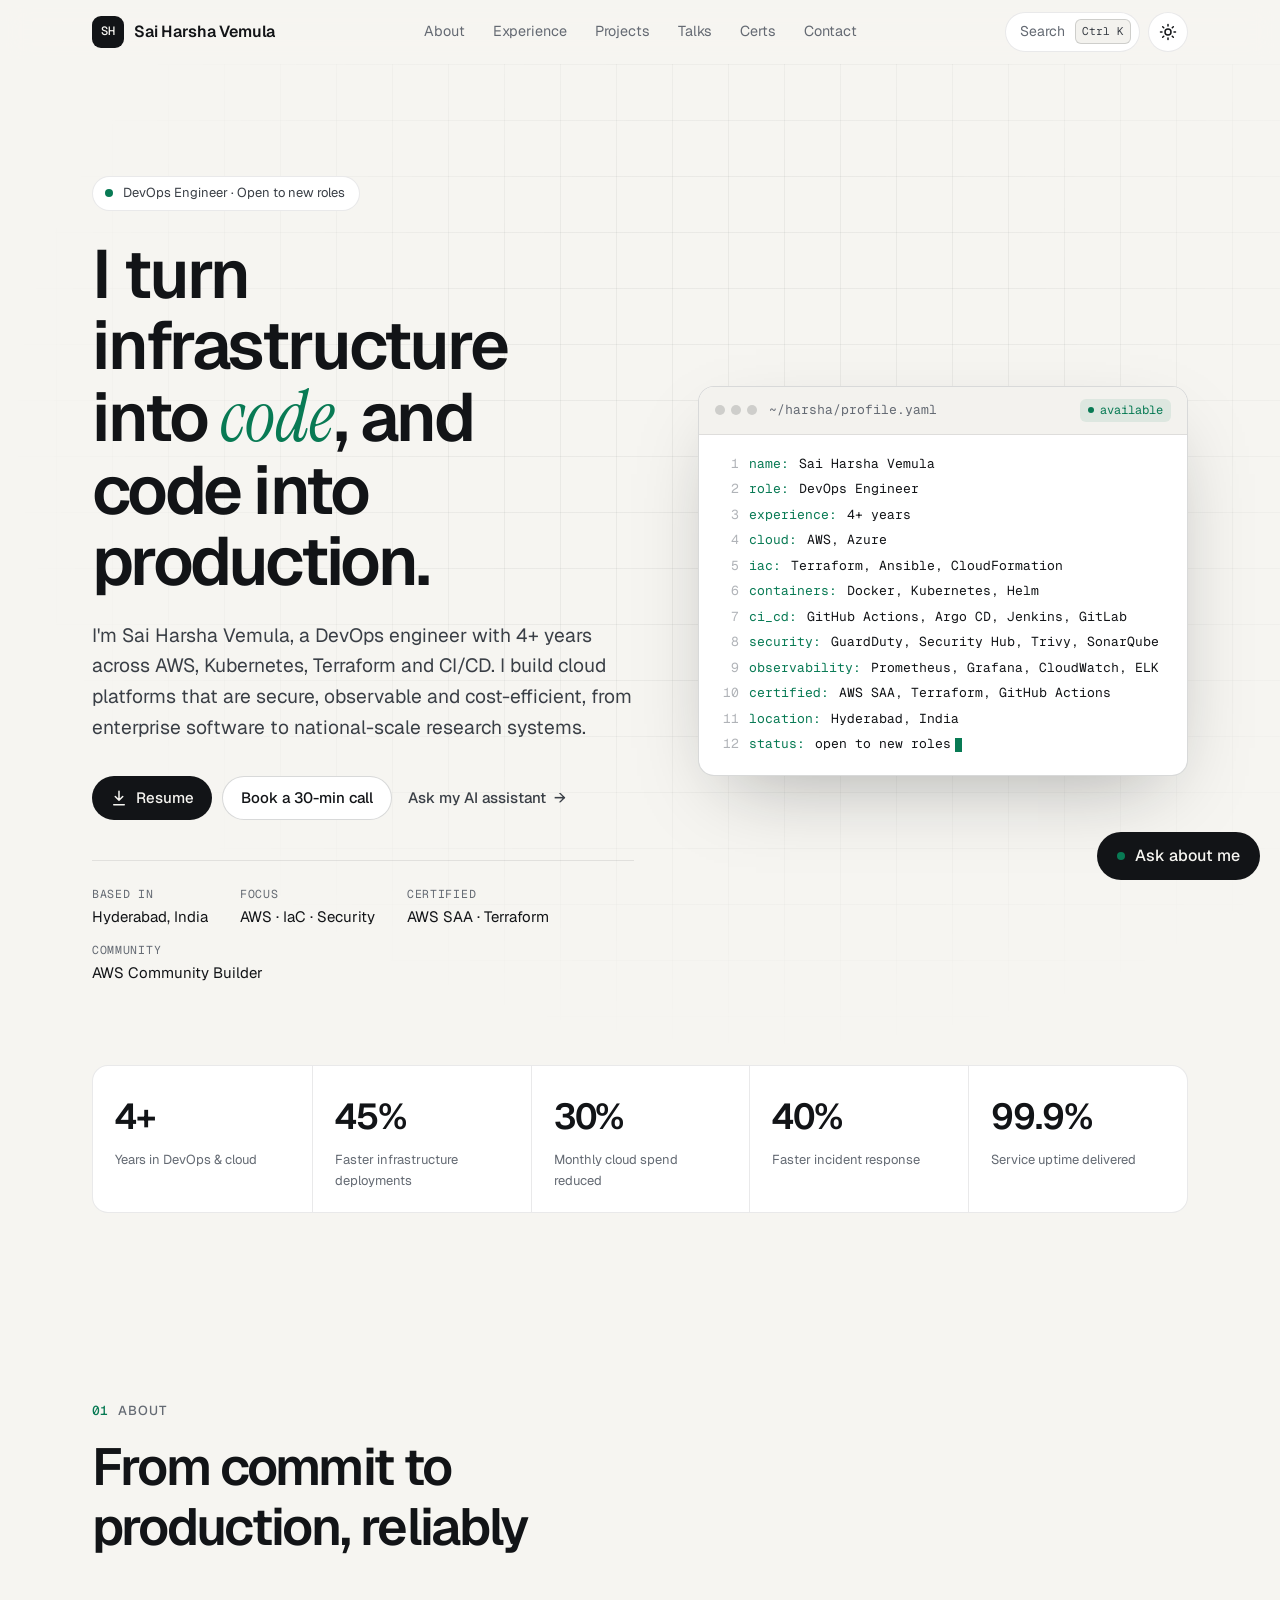
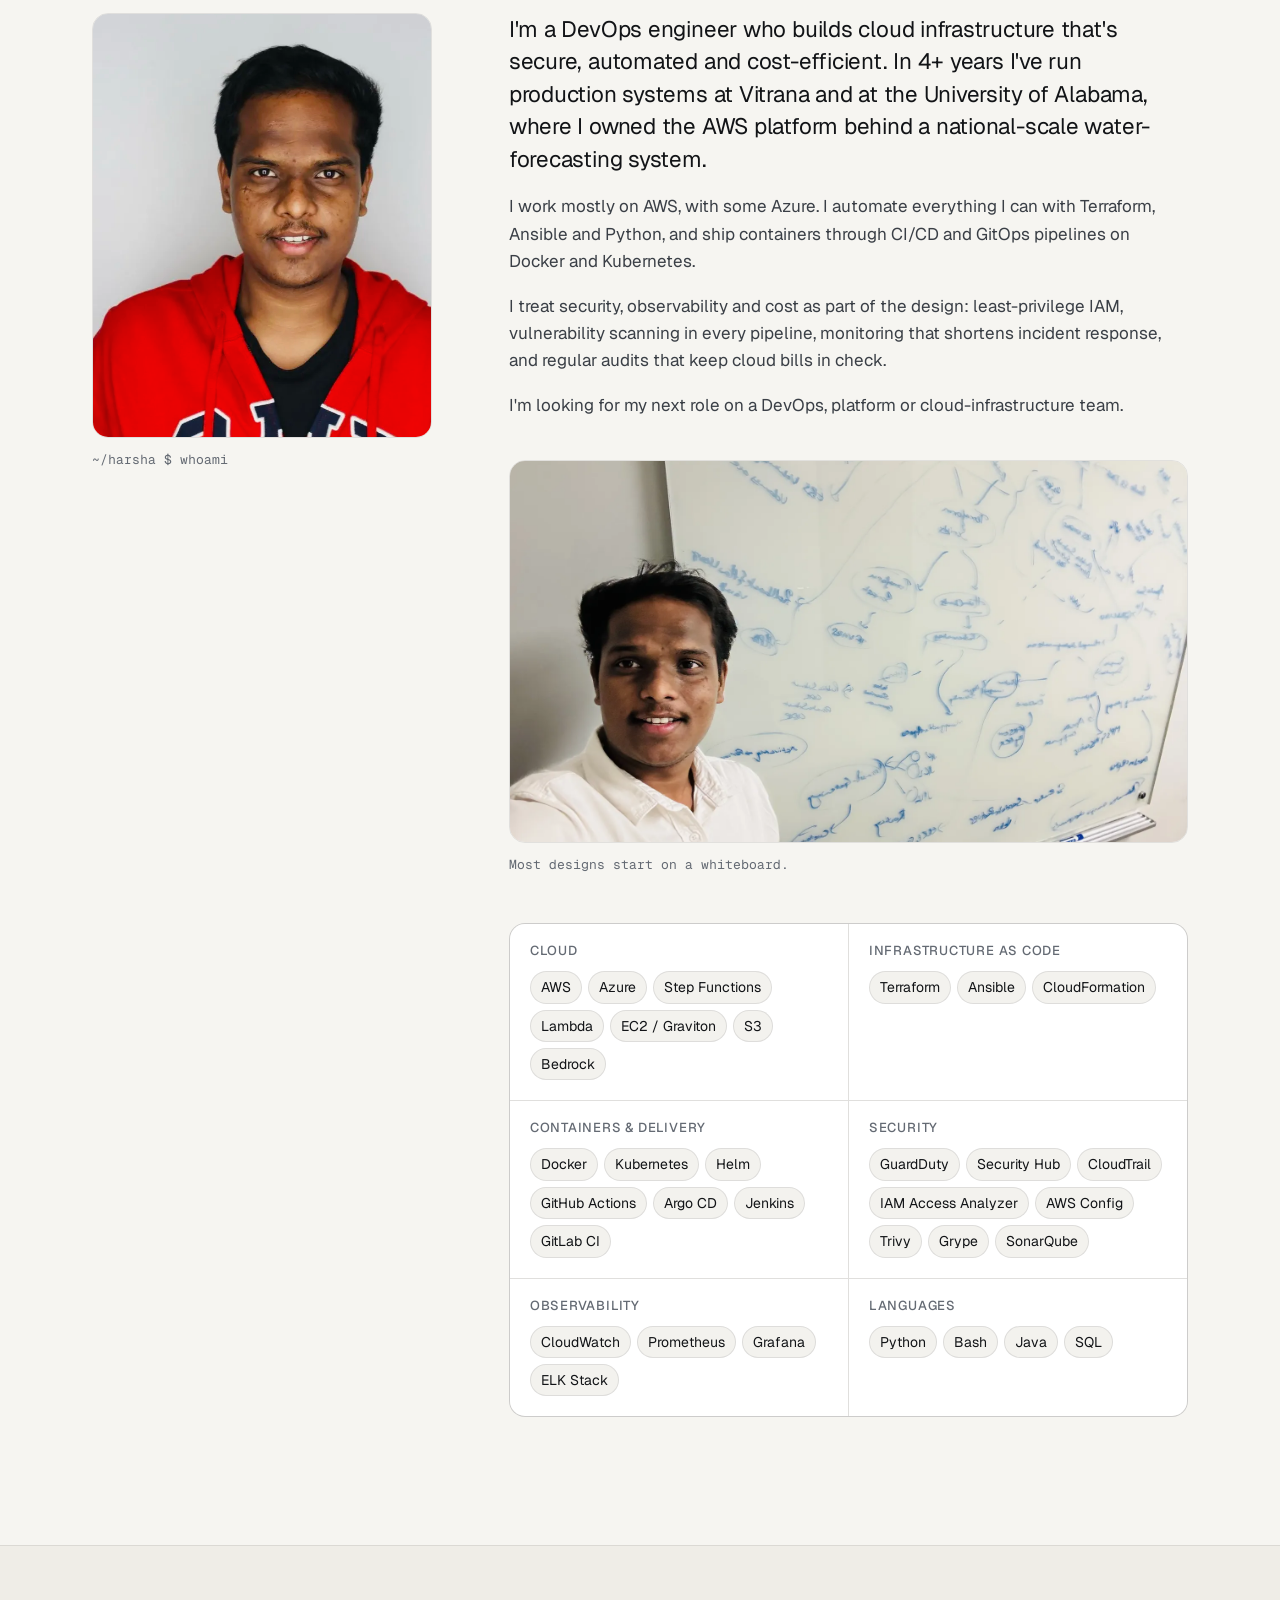
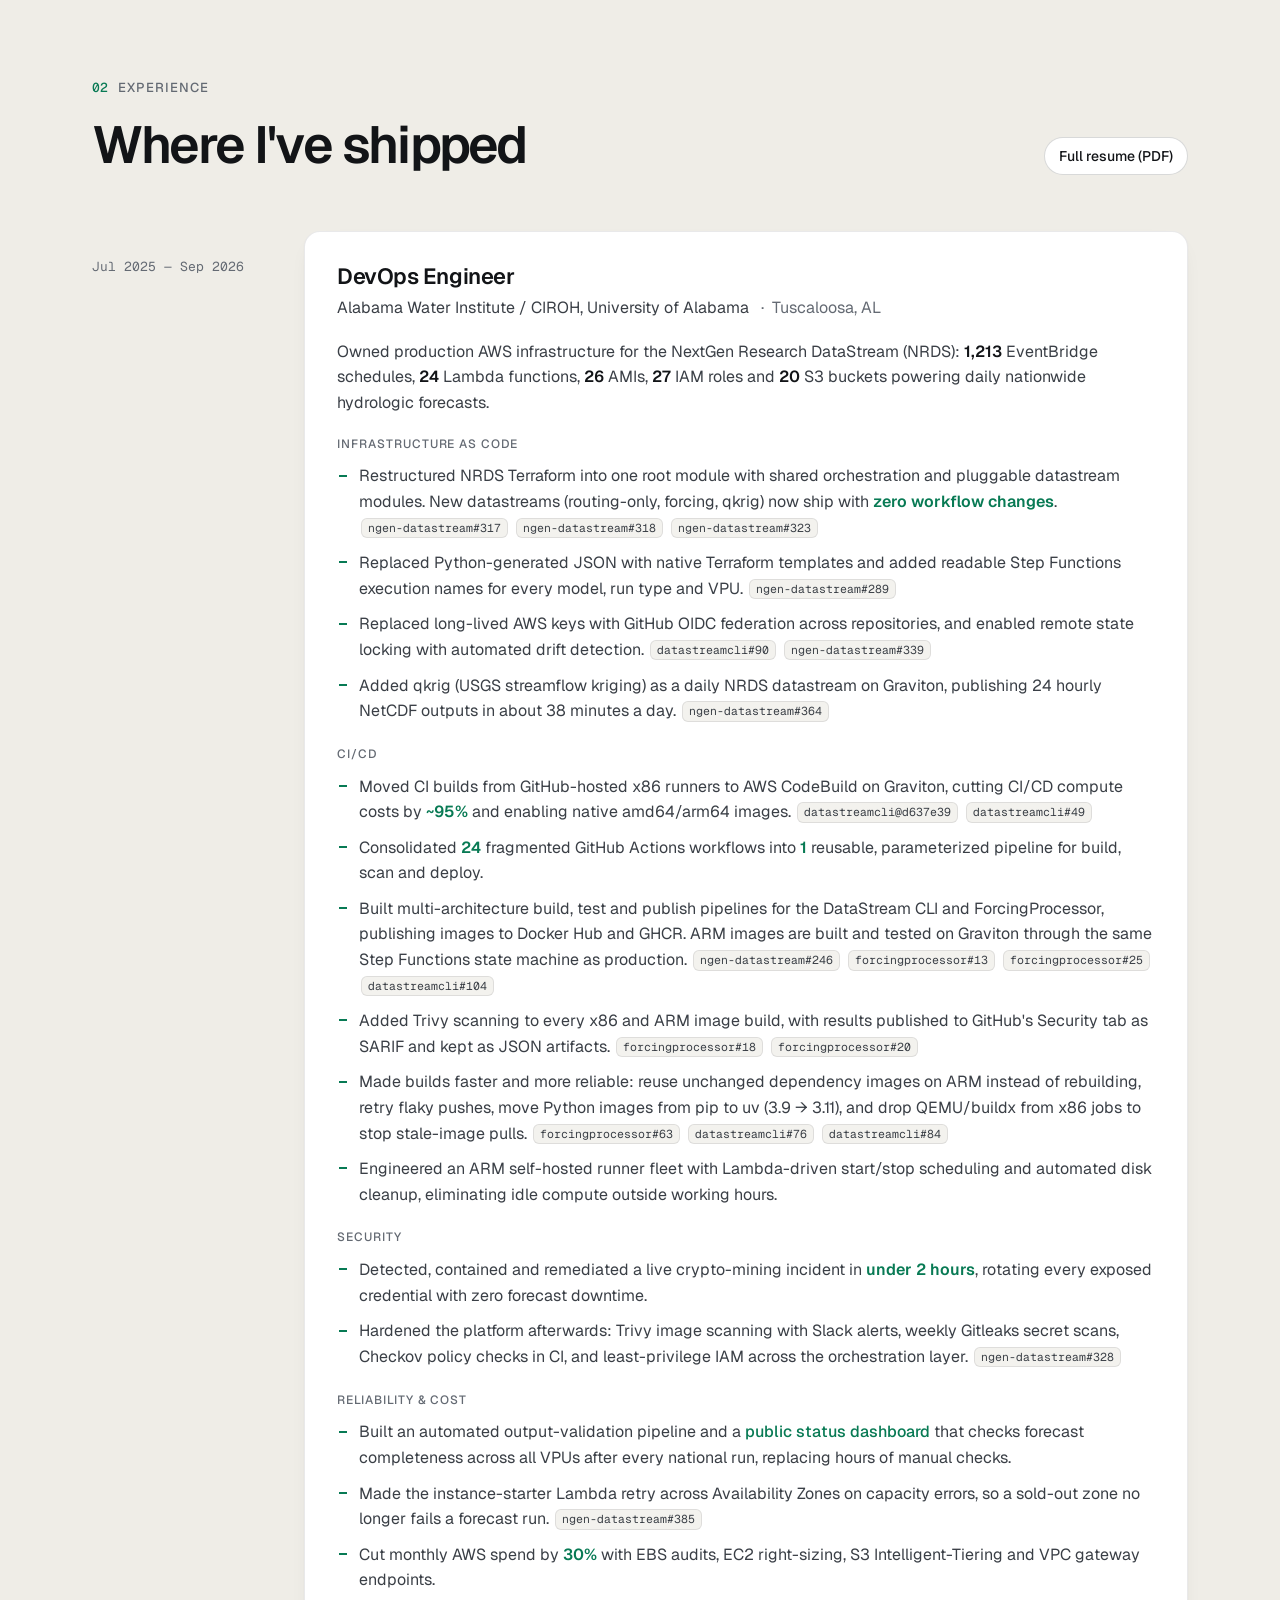
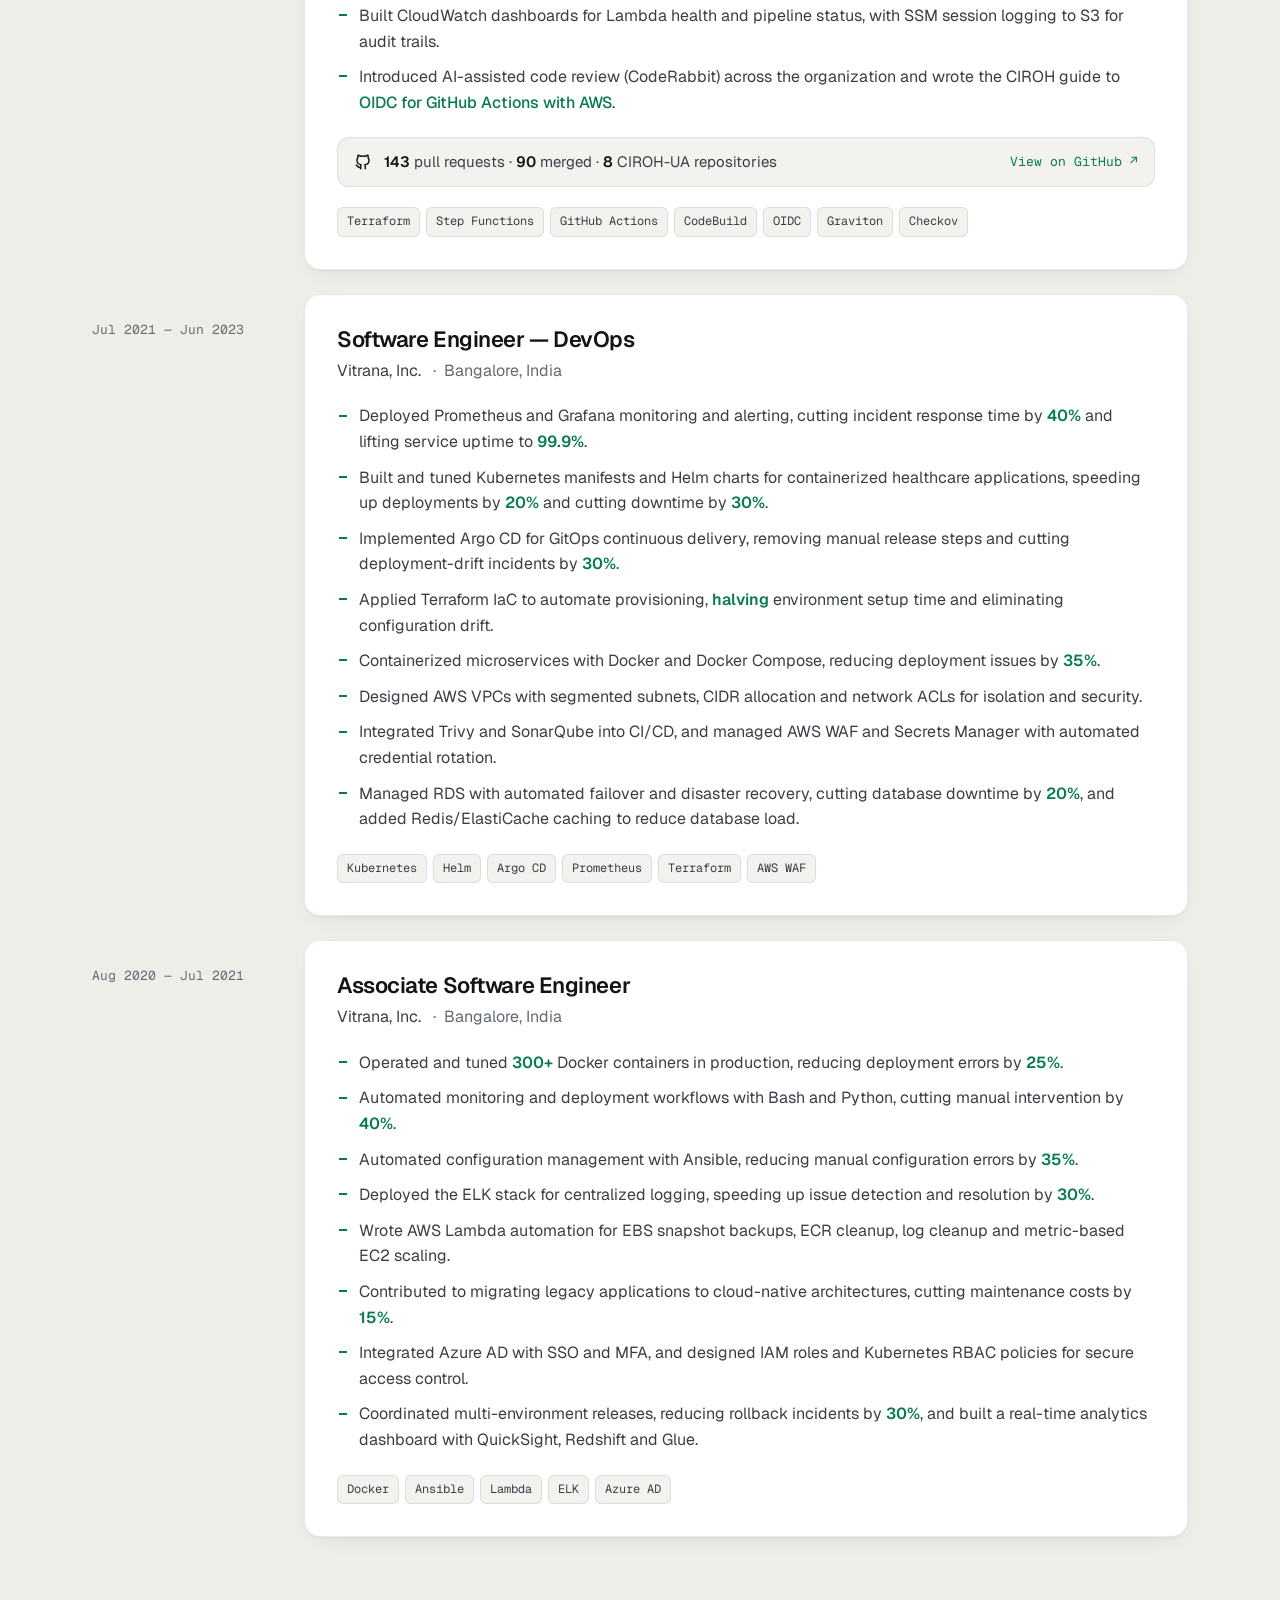
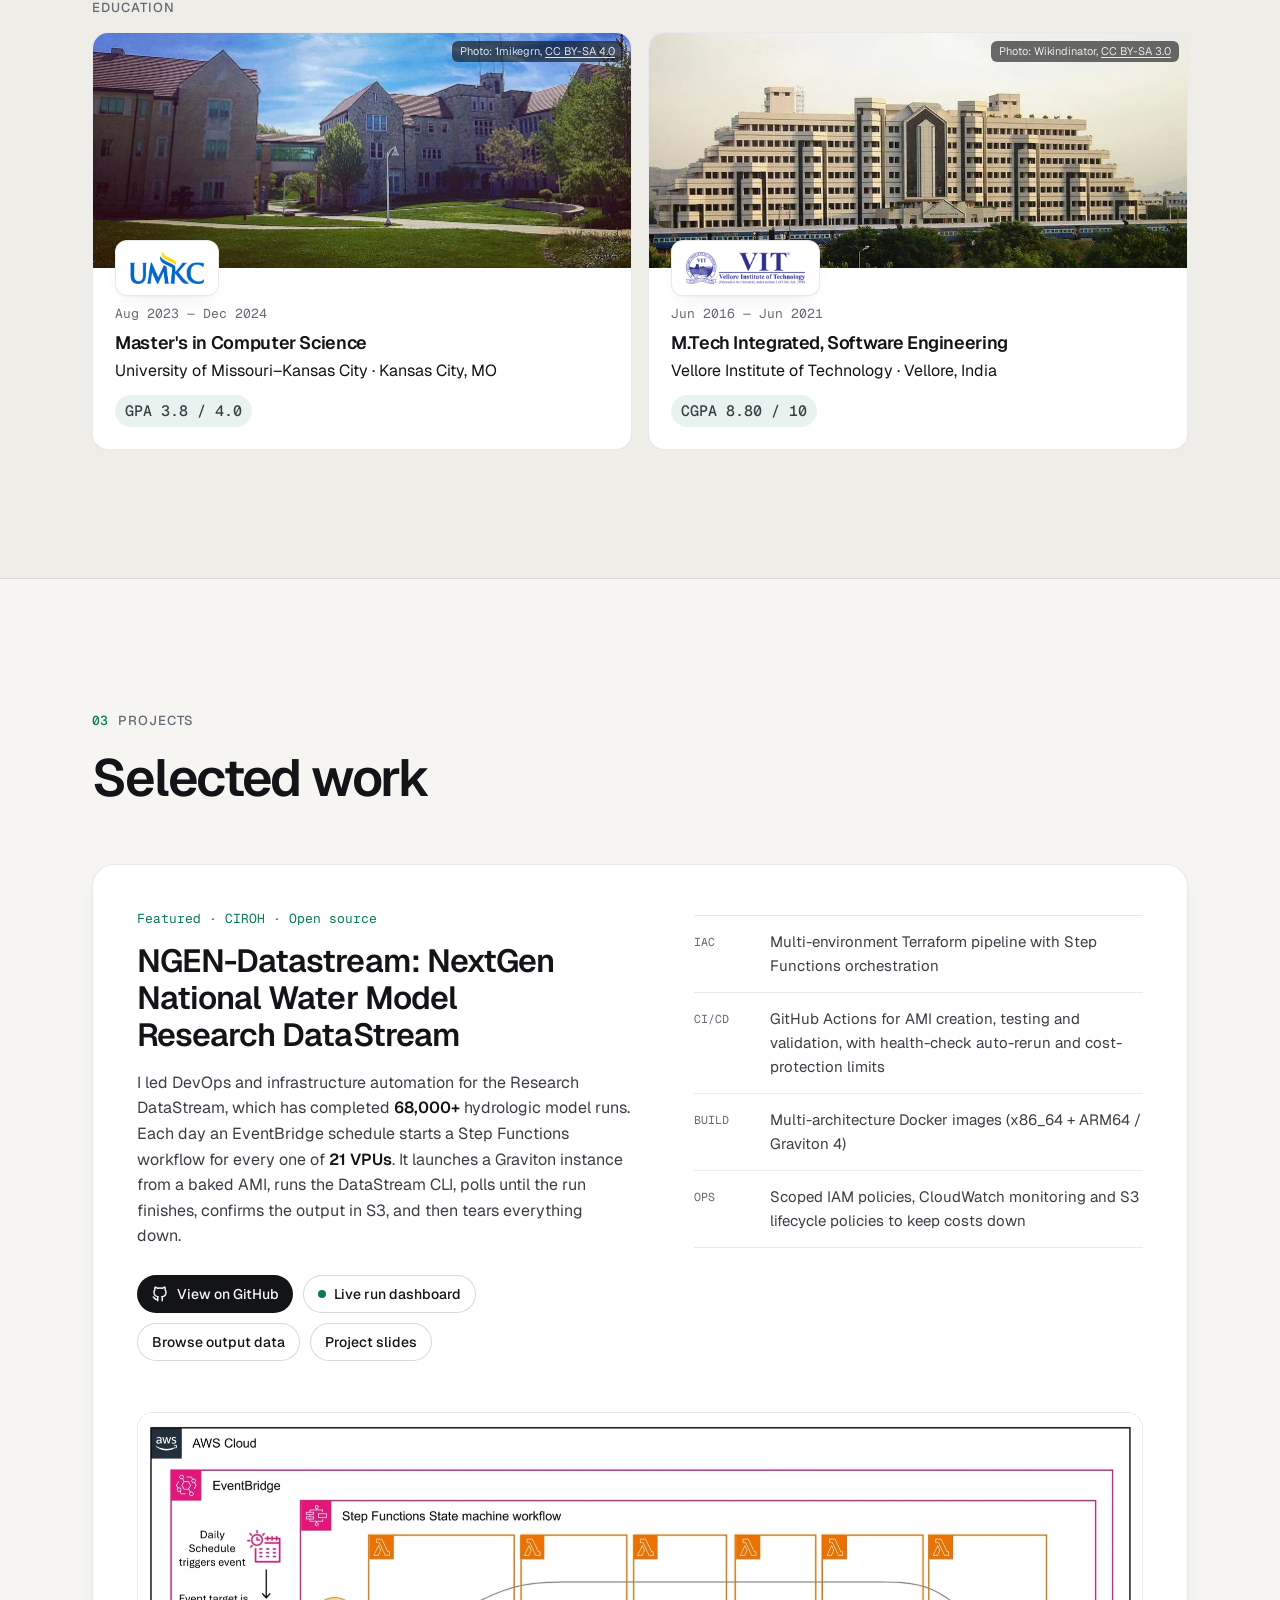
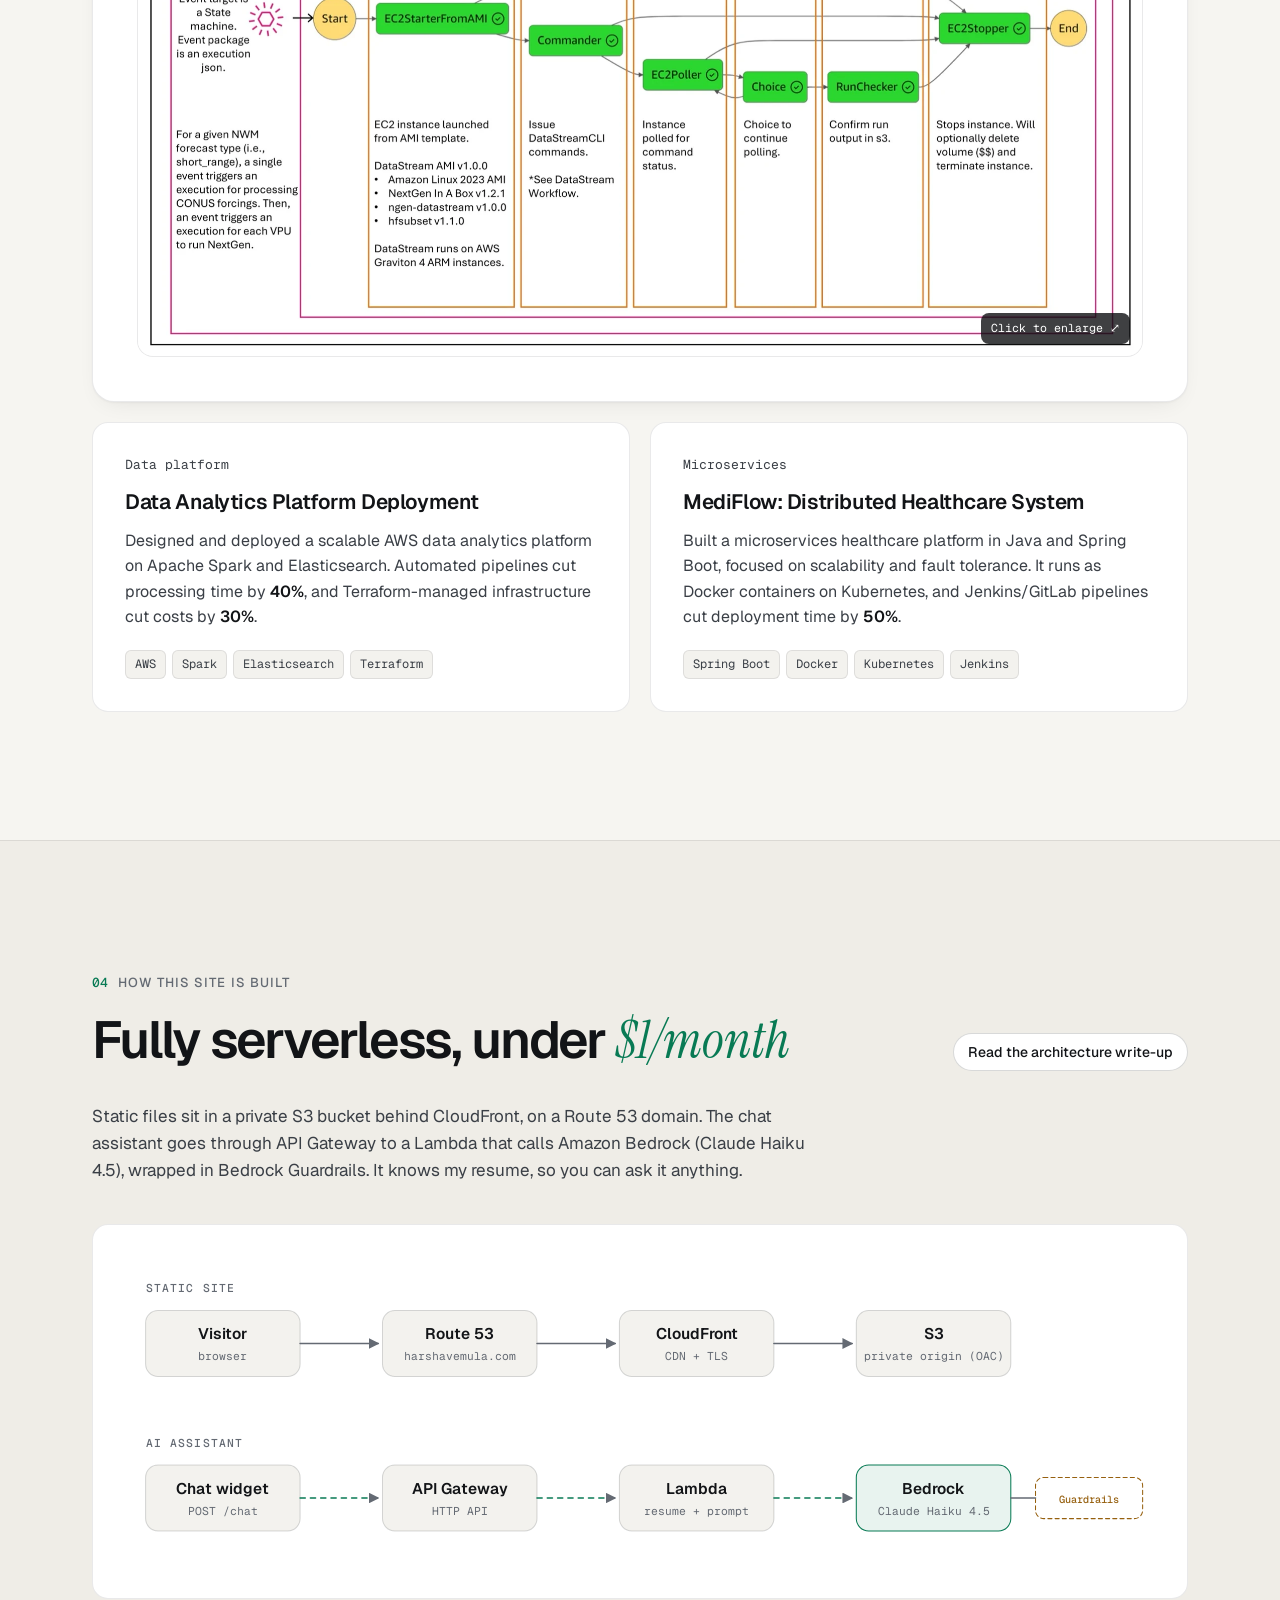
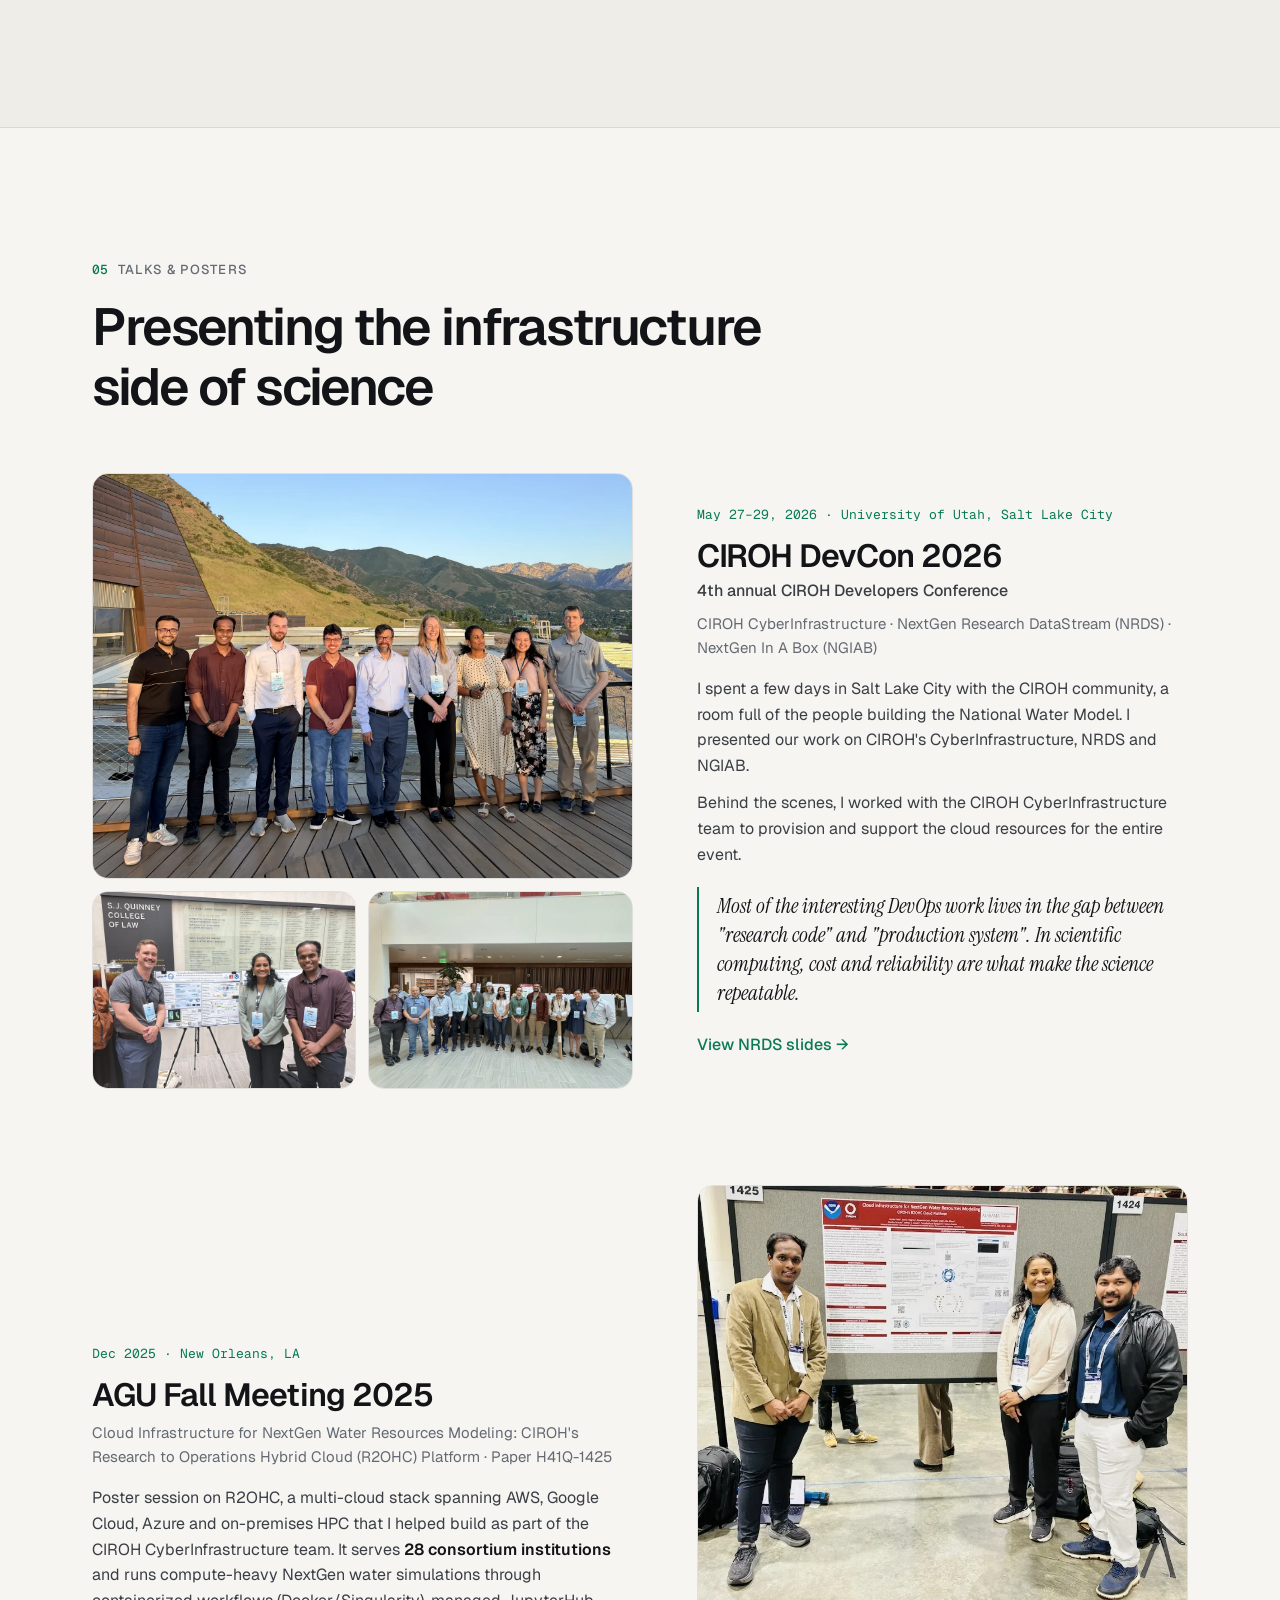
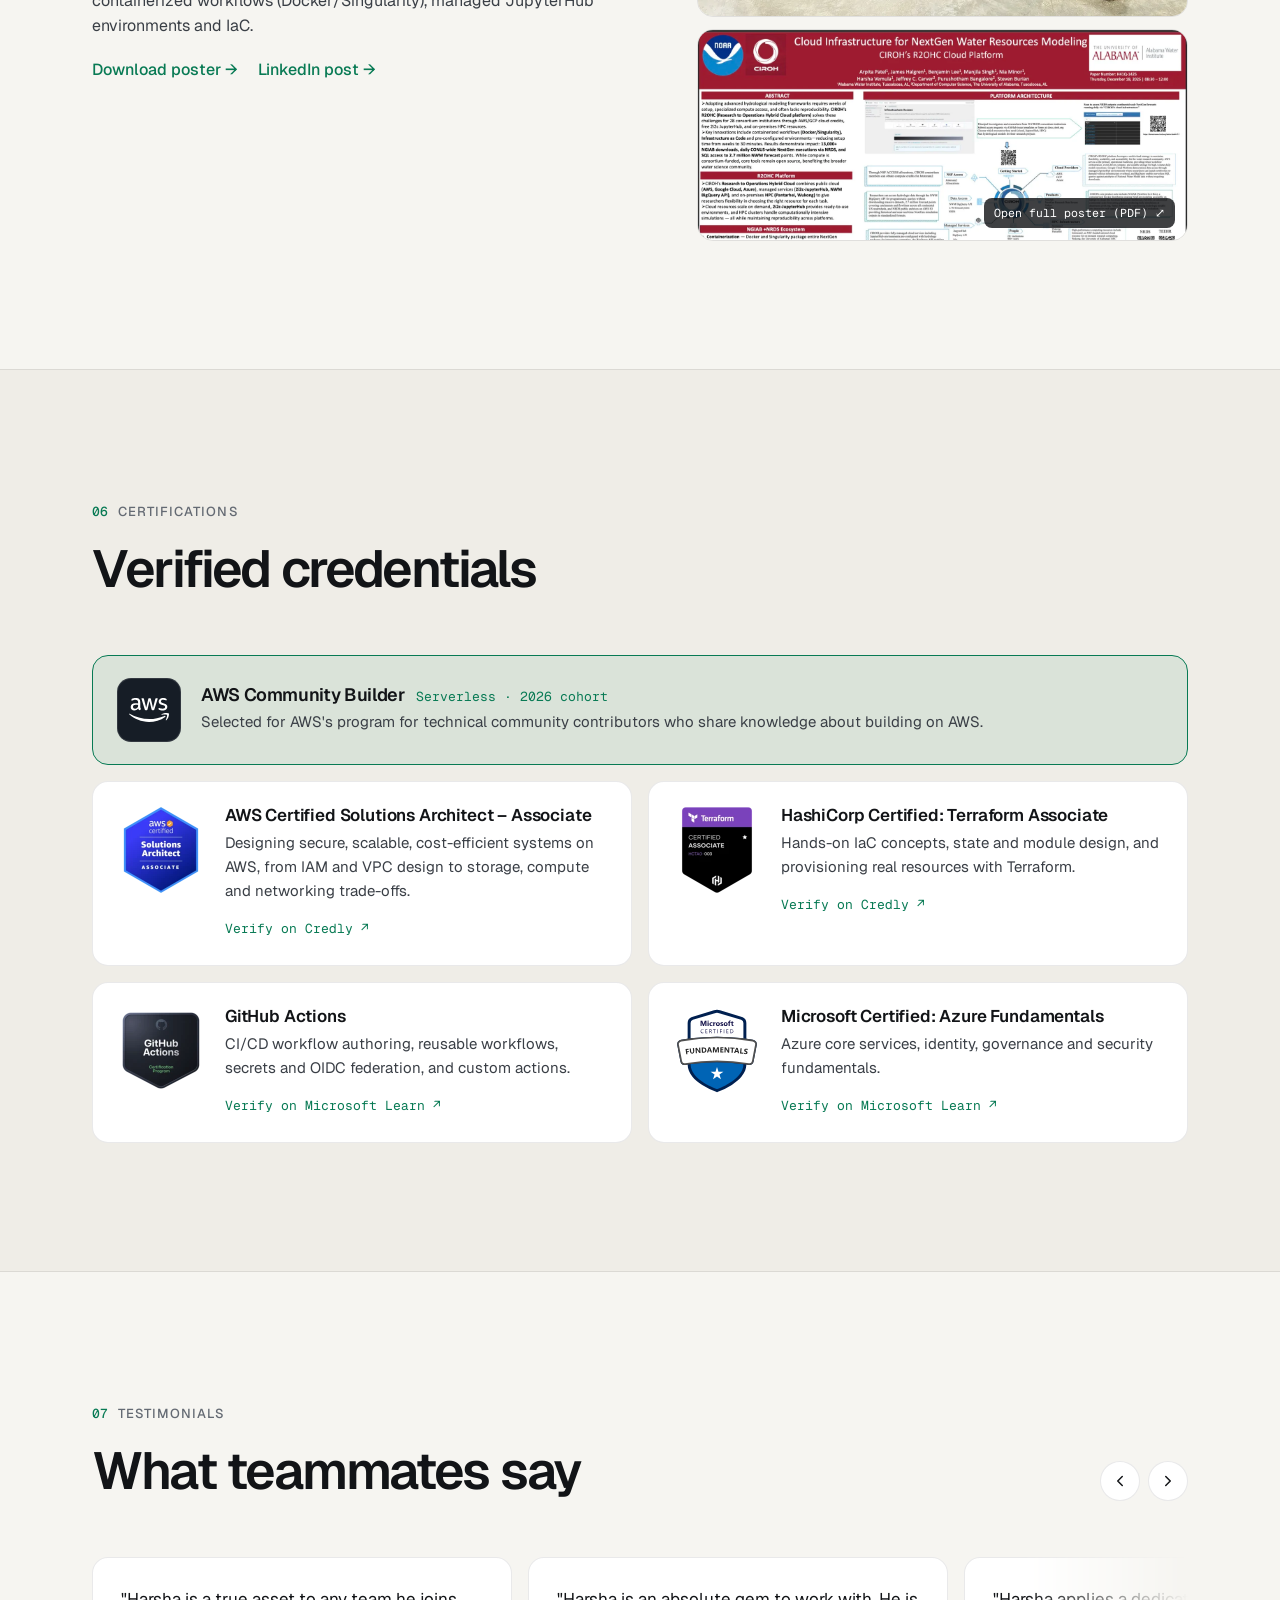
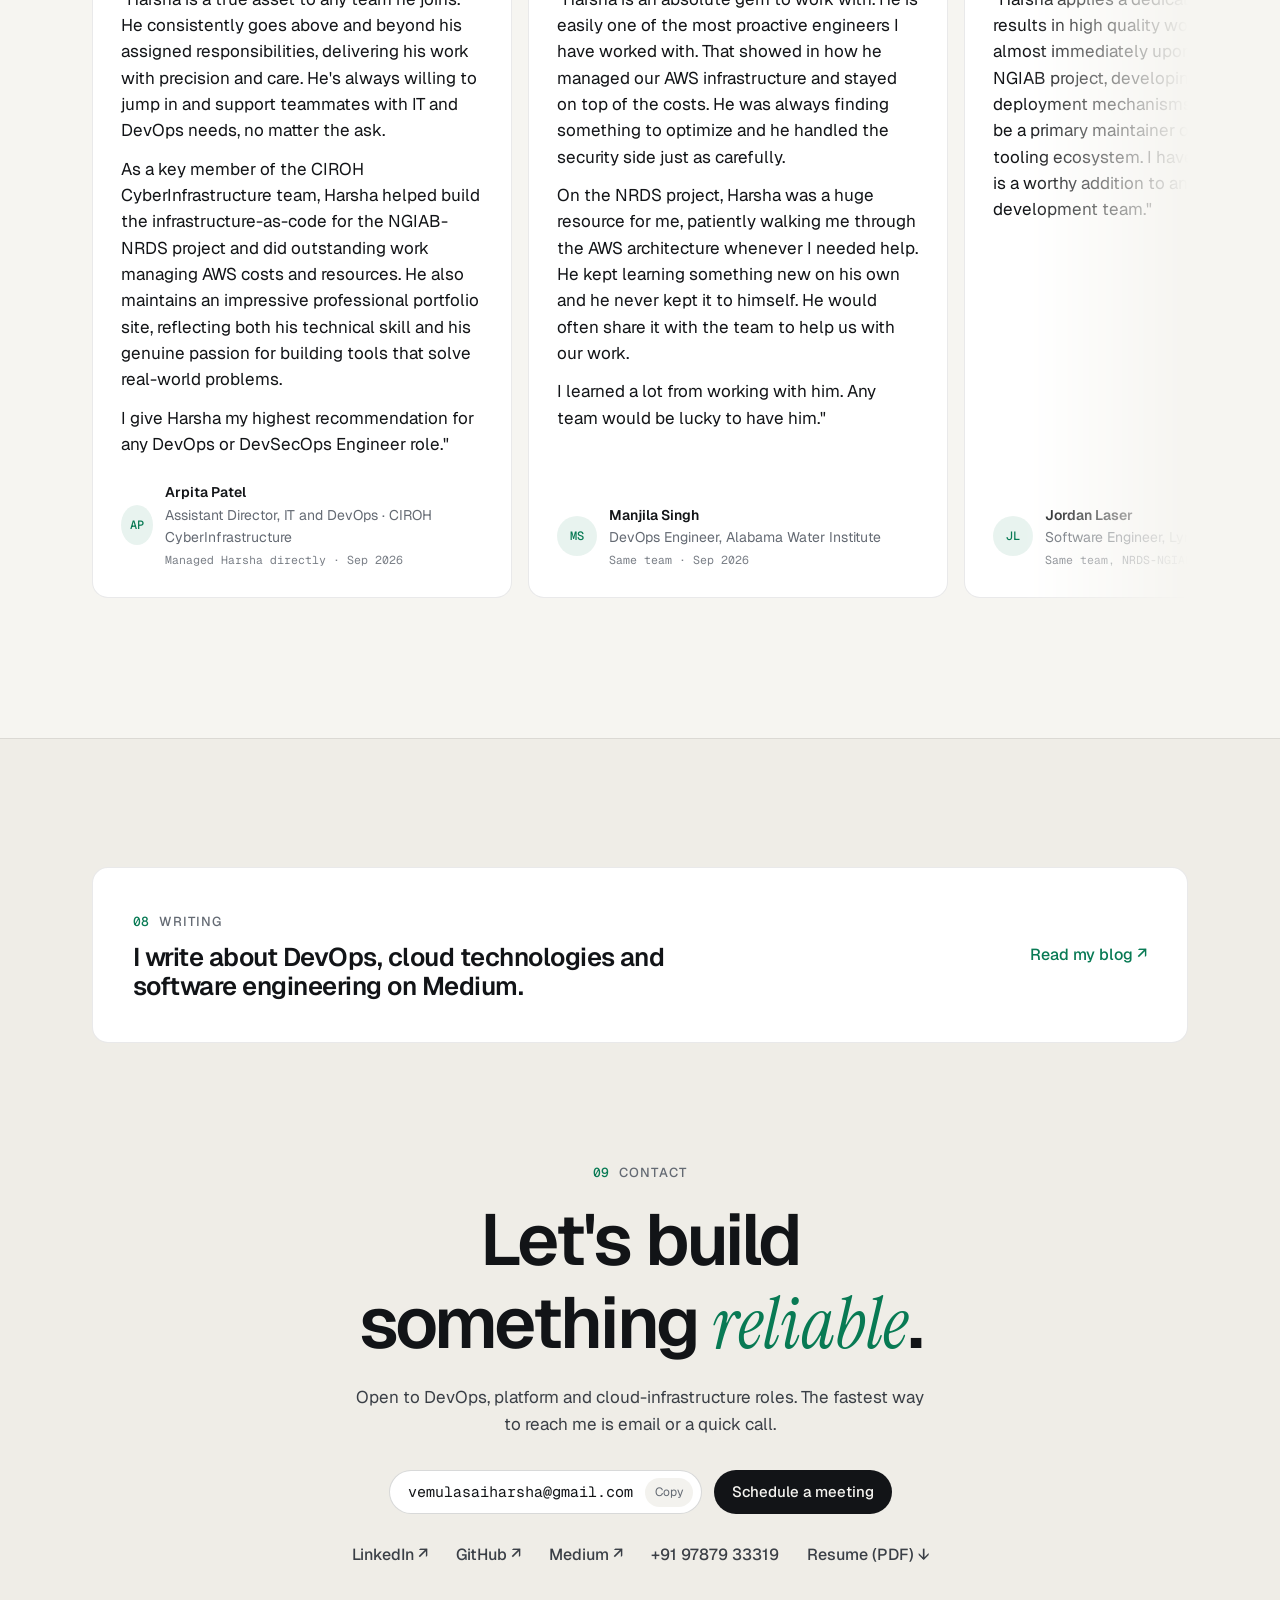
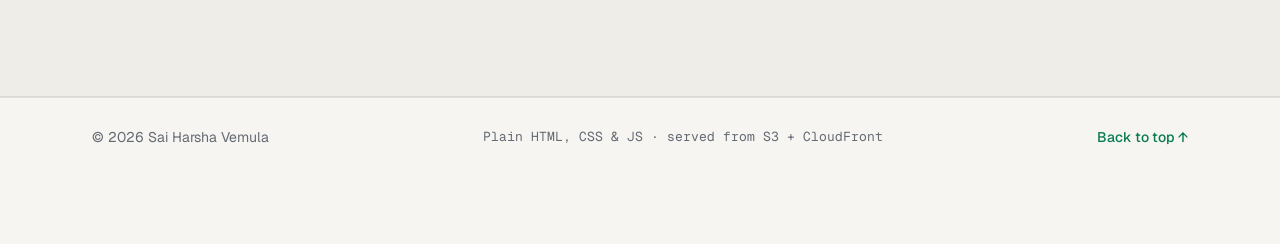
<file: index.html>
<!doctype html>
<html lang="en">
<head>
  <meta charset="utf-8">
  <meta name="viewport" content="width=device-width, initial-scale=1">
  <title>Sai Harsha Vemula — DevOps Engineer | AWS Community Builder</title>
  <meta name="description" content="Sai Harsha Vemula, DevOps Engineer with 4+ years building secure, automated and cost-efficient cloud infrastructure with AWS, Terraform, Kubernetes and CI/CD.">
  <link rel="canonical" href="https://harshavemula.com/">
  <meta name="theme-color" content="#0a0b0d" media="(prefers-color-scheme: dark)">
  <meta name="theme-color" content="#f6f5f1" media="(prefers-color-scheme: light)">

  <meta property="og:type" content="profile">
  <meta property="og:title" content="Sai Harsha Vemula — DevOps Engineer">
  <meta property="og:description" content="DevOps Engineer: AWS, Terraform, Kubernetes, CI/CD and cloud security. 4+ years running production infrastructure.">
  <meta property="og:url" content="https://harshavemula.com/">
  <meta property="og:image" content="https://harshavemula.com/assets/img/devcon/devcon_1.jpeg">
  <meta name="twitter:card" content="summary_large_image">

  <link rel="icon" href="/favicon.svg" type="image/svg+xml">
  <link rel="preconnect" href="https://fonts.googleapis.com">
  <link rel="preconnect" href="https://fonts.gstatic.com" crossorigin>
  <link href="https://fonts.googleapis.com/css2?family=Geist:wght@400;500;600;700&family=Geist+Mono:wght@400;500&family=Instrument+Serif:ital@1&display=swap" rel="stylesheet">
  <link rel="stylesheet" href="assets/css/site.css">

  <!-- Apply saved theme before paint to avoid a flash -->
  <script>
    document.documentElement.classList.add("js");
    try { var t = localStorage.getItem("theme"); if (t) document.documentElement.dataset.theme = t; } catch (e) {}
  </script>

  <script type="application/ld+json">
  {
    "@context": "https://schema.org",
    "@type": "Person",
    "name": "Sai Harsha Vemula",
    "alternateName": "Harsha Vemula",
    "url": "https://harshavemula.com/",
    "image": "https://harshavemula.com/assets/img/about-me.jpg",
    "jobTitle": "DevOps Engineer",
    "address": { "@type": "PostalAddress", "addressLocality": "Hyderabad", "addressCountry": "IN" },
    "sameAs": [
      "https://www.linkedin.com/in/saiharshavemula/",
      "https://github.com/harshavemula-ua",
      "https://medium.com/@harshaharshuharsha"
    ]
  }
  </script>
</head>
<body>
  <a class="skip-link" href="#main">Skip to content</a>

  <!-- ============ NAV ============ -->
  <header class="nav" id="nav">
    <div class="nav__inner container">
      <a href="#top" class="brand">
        <span class="brand__mark" aria-hidden="true">SH</span>
        <span class="brand__name">Sai Harsha Vemula</span>
      </a>
      <nav class="nav__links" aria-label="Primary">
        <a href="#about">About</a>
        <a href="#experience">Experience</a>
        <a href="#projects">Projects</a>
        <a href="#talks">Talks</a>
        <a href="#certs">Certs</a>
        <a href="#contact">Contact</a>
      </nav>
      <div class="nav__actions">
        <button class="kbd-btn" type="button" data-open-palette title="Open command menu">
          <span>Search</span><kbd>⌘K</kbd>
        </button>
        <button class="icon-btn" type="button" id="theme-toggle" aria-label="Toggle color theme">
          <svg class="i-sun" viewBox="0 0 24 24" aria-hidden="true"><circle cx="12" cy="12" r="4"/><path d="M12 2v2M12 20v2M4.9 4.9l1.4 1.4M17.7 17.7l1.4 1.4M2 12h2M20 12h2M4.9 19.1l1.4-1.4M17.7 6.3l1.4-1.4"/></svg>
          <svg class="i-moon" viewBox="0 0 24 24" aria-hidden="true"><path d="M21 12.8A9 9 0 1 1 11.2 3a7 7 0 0 0 9.8 9.8z"/></svg>
        </button>
        <button class="icon-btn nav__burger" type="button" id="menu-toggle" aria-label="Open menu" aria-expanded="false" aria-controls="mobile-menu">
          <svg viewBox="0 0 24 24" aria-hidden="true"><path d="M4 7h16M4 12h16M4 17h16"/></svg>
        </button>
      </div>
    </div>
    <div class="mobile-menu" id="mobile-menu" hidden>
      <a href="#about">About</a>
      <a href="#experience">Experience</a>
      <a href="#projects">Projects</a>
      <a href="#talks">Talks</a>
      <a href="#certs">Certifications</a>
      <a href="#contact">Contact</a>
    </div>
  </header>

  <main id="main">
    <!-- ============ HERO ============ -->
    <section class="hero" id="top">
      <div class="hero__grid-bg" aria-hidden="true"></div>
      <div class="container hero__inner">
        <div class="hero__copy">
          <p class="status-pill">
            <span class="status-dot" aria-hidden="true"></span>
            DevOps Engineer · Open to new roles
          </p>
          <h1 class="hero__title">
            I turn infrastructure into <em>code</em>, and code into production.
          </h1>
          <p class="hero__lede">
            I'm Sai Harsha Vemula, a DevOps engineer with 4+ years across AWS, Kubernetes, Terraform
            and CI/CD. I build cloud platforms that are secure, observable and cost-efficient, from
            enterprise software to national-scale research systems.
          </p>
          <div class="hero__ctas">
            <a class="btn btn--primary" href="resume/Sai_Harsha_Vemula_Resume.pdf" target="_blank" rel="noopener">
              <svg viewBox="0 0 24 24" aria-hidden="true"><path d="M12 3v12m0 0l-5-5m5 5l5-5M5 21h14"/></svg>
              Resume
            </a>
            <a class="btn btn--ghost" href="https://calendly.com/vemulasaiharsha/30min" target="_blank" rel="noopener">Book a 30-min call</a>
            <button class="btn btn--link" type="button" data-open-chat>
              Ask my AI assistant <span aria-hidden="true">→</span>
            </button>
          </div>
          <ul class="hero__meta" aria-label="Quick facts">
            <li><span>Based in</span>Hyderabad, India</li>
            <li><span>Focus</span>AWS · IaC · Security</li>
            <li><span>Certified</span>AWS SAA · Terraform</li>
            <li><span>Community</span>AWS Community Builder</li>
          </ul>
        </div>

        <!-- Signature: a profile summary styled as a config file -->
        <div class="profile-card">
          <div class="profile-card__bar">
            <span class="dots" aria-hidden="true"><i></i><i></i><i></i></span>
            <span class="profile-card__title mono">~/harsha/profile.yaml</span>
            <span class="profile-card__badge mono"><span class="status-dot" aria-hidden="true"></span>available</span>
          </div>
          <dl class="profile-card__yaml mono" aria-label="Profile summary">
            <div><dt>name:</dt><dd>Sai Harsha Vemula</dd></div>
            <div><dt>role:</dt><dd>DevOps Engineer</dd></div>
            <div><dt>experience:</dt><dd>4+ years</dd></div>
            <div><dt>cloud:</dt><dd>AWS, Azure</dd></div>
            <div><dt>iac:</dt><dd>Terraform, Ansible, CloudFormation</dd></div>
            <div><dt>containers:</dt><dd>Docker, Kubernetes, Helm</dd></div>
            <div><dt>ci_cd:</dt><dd>GitHub Actions, Argo CD, Jenkins, GitLab</dd></div>
            <div><dt>security:</dt><dd>GuardDuty, Security Hub, Trivy, SonarQube</dd></div>
            <div><dt>observability:</dt><dd>Prometheus, Grafana, CloudWatch, ELK</dd></div>
            <div><dt>certified:</dt><dd>AWS SAA, Terraform, GitHub Actions</dd></div>
            <div><dt>location:</dt><dd>Hyderabad, India</dd></div>
            <div><dt>status:</dt><dd>open to new roles</dd></div>
          </dl>
        </div>
      </div>

      <div class="container">
        <dl class="stats" aria-label="Highlights">
          <div class="stat"><dt>Years in DevOps &amp; cloud</dt><dd><span data-count="4">4</span>+</dd></div>
          <div class="stat"><dt>Faster infrastructure deployments</dt><dd><span data-count="45">45</span>%</dd></div>
          <div class="stat"><dt>Monthly cloud spend reduced</dt><dd><span data-count="30">30</span>%</dd></div>
          <div class="stat"><dt>Faster incident response</dt><dd><span data-count="40">40</span>%</dd></div>
          <div class="stat"><dt>Service uptime delivered</dt><dd>99.9%</dd></div>
        </dl>
      </div>
    </section>

    <!-- ============ ABOUT ============ -->
    <section class="section" id="about">
      <div class="container about">
        <div class="section__head">
          <p class="eyebrow"><span class="mono">01</span> About</p>
          <h2>From commit to production, reliably</h2>
        </div>
        <div class="about__grid">
          <figure class="about__photo reveal">
            <img src="assets/img/about-me.webp" alt="Portrait of Sai Harsha Vemula" width="600" height="900" loading="lazy">
            <figcaption class="mono">~/harsha $ whoami</figcaption>
          </figure>
          <div class="about__body reveal">
            <p class="lead">
              I'm a DevOps engineer who builds cloud infrastructure that's secure, automated and
              cost-efficient. In 4+ years I've run production systems at Vitrana and at the University
              of Alabama, where I owned the AWS platform behind a national-scale water-forecasting system.
            </p>
            <p>
              I work mostly on AWS, with some Azure. I automate everything I can with Terraform, Ansible
              and Python, and ship containers through CI/CD and GitOps pipelines on Docker and Kubernetes.
            </p>
            <p>
              I treat security, observability and cost as part of the design: least-privilege IAM,
              vulnerability scanning in every pipeline, monitoring that shortens incident response, and
              regular audits that keep cloud bills in check.
            </p>
            <p>
              I'm looking for my next role on a DevOps, platform or cloud-infrastructure team.
            </p>

            <figure class="about__wide">
              <button type="button" data-lightbox="assets/img/whiteboard.webp" data-caption="Whiteboarding a cloud architecture.">
                <img src="assets/img/whiteboard.webp" alt="Sai Harsha Vemula taking a selfie in front of a whiteboard covered in a hand-drawn cloud architecture diagram" width="1600" height="1200" loading="lazy">
              </button>
              <figcaption class="mono">Most designs start on a whiteboard.</figcaption>
            </figure>

            <div class="skills" aria-label="Skills">
              <div class="skills__group">
                <h3>Cloud</h3>
                <ul><li>AWS</li><li>Azure</li><li>Step Functions</li><li>Lambda</li><li>EC2 / Graviton</li><li>S3</li><li>Bedrock</li></ul>
              </div>
              <div class="skills__group">
                <h3>Infrastructure as Code</h3>
                <ul><li>Terraform</li><li>Ansible</li><li>CloudFormation</li></ul>
              </div>
              <div class="skills__group">
                <h3>Containers &amp; Delivery</h3>
                <ul><li>Docker</li><li>Kubernetes</li><li>Helm</li><li>GitHub Actions</li><li>Argo CD</li><li>Jenkins</li><li>GitLab CI</li></ul>
              </div>
              <div class="skills__group">
                <h3>Security</h3>
                <ul><li>GuardDuty</li><li>Security Hub</li><li>CloudTrail</li><li>IAM Access Analyzer</li><li>AWS Config</li><li>Trivy</li><li>Grype</li><li>SonarQube</li></ul>
              </div>
              <div class="skills__group">
                <h3>Observability</h3>
                <ul><li>CloudWatch</li><li>Prometheus</li><li>Grafana</li><li>ELK Stack</li></ul>
              </div>
              <div class="skills__group">
                <h3>Languages</h3>
                <ul><li>Python</li><li>Bash</li><li>Java</li><li>SQL</li></ul>
              </div>
            </div>
          </div>
        </div>
      </div>
    </section>

    <!-- ============ EXPERIENCE ============ -->
    <section class="section section--alt" id="experience">
      <div class="container">
        <div class="section__head section__head--row">
          <div>
            <p class="eyebrow"><span class="mono">02</span> Experience</p>
            <h2>Where I've shipped</h2>
          </div>
          <a class="btn btn--ghost btn--sm" href="resume/Sai_Harsha_Vemula_Resume.pdf" target="_blank" rel="noopener">Full resume (PDF)</a>
        </div>

        <ol class="timeline">
          <li class="role reveal">
            <div class="role__when mono">Jul 2025 — Sep 2026</div>
            <div class="role__card">
              <header>
                <h3>DevOps Engineer</h3>
                <p class="role__org">Alabama Water Institute / CIROH, University of Alabama <span>Tuscaloosa, AL</span></p>
              </header>
              <p class="role__summary">
                Owned production AWS infrastructure for the NextGen Research DataStream (NRDS): <strong>1,213</strong> EventBridge
                schedules, <strong>24</strong> Lambda functions, <strong>26</strong> AMIs, <strong>27</strong> IAM roles and
                <strong>20</strong> S3 buckets powering daily nationwide hydrologic forecasts.
              </p>
                <h4 class="role__group">Infrastructure as code</h4>
                <ul class="role__points">
                  <li>Restructured NRDS Terraform into one root module with shared orchestration and pluggable datastream modules. New datastreams (routing-only, forcing, qkrig) now ship with <strong>zero workflow changes</strong>. <a class="pr mono" href="https://github.com/CIROH-UA/ngen-datastream/pull/317" target="_blank" rel="noopener">ngen-datastream#317</a> <a class="pr mono" href="https://github.com/CIROH-UA/ngen-datastream/pull/318" target="_blank" rel="noopener">ngen-datastream#318</a> <a class="pr mono" href="https://github.com/CIROH-UA/ngen-datastream/pull/323" target="_blank" rel="noopener">ngen-datastream#323</a></li>
                  <li>Replaced Python-generated JSON with native Terraform templates and added readable Step Functions execution names for every model, run type and VPU. <a class="pr mono" href="https://github.com/CIROH-UA/ngen-datastream/pull/289" target="_blank" rel="noopener">ngen-datastream#289</a></li>
                  <li>Replaced long-lived AWS keys with GitHub OIDC federation across repositories, and enabled remote state locking with automated drift detection. <a class="pr mono" href="https://github.com/CIROH-UA/datastreamcli/pull/90" target="_blank" rel="noopener">datastreamcli#90</a> <a class="pr mono" href="https://github.com/CIROH-UA/ngen-datastream/pull/339" target="_blank" rel="noopener">ngen-datastream#339</a></li>
                  <li>Added qkrig (USGS streamflow kriging) as a daily NRDS datastream on Graviton, publishing 24 hourly NetCDF outputs in about 38 minutes a day. <a class="pr mono" href="https://github.com/CIROH-UA/ngen-datastream/pull/364" target="_blank" rel="noopener">ngen-datastream#364</a></li>
                </ul>
                <h4 class="role__group">CI/CD</h4>
                <ul class="role__points">
                  <li>Moved CI builds from GitHub-hosted x86 runners to AWS CodeBuild on Graviton, cutting CI/CD compute costs by <strong>~95%</strong> and enabling native amd64/arm64 images. <a class="pr mono" href="https://github.com/CIROH-UA/datastreamcli/commit/d637e392cdd02490876a015d94c8373d30244523" target="_blank" rel="noopener">datastreamcli@d637e39</a> <a class="pr mono" href="https://github.com/CIROH-UA/datastreamcli/pull/49" target="_blank" rel="noopener">datastreamcli#49</a></li>
                  <li>Consolidated <strong>24</strong> fragmented GitHub Actions workflows into <strong>1</strong> reusable, parameterized pipeline for build, scan and deploy.</li>
                  <li>Built multi-architecture build, test and publish pipelines for the DataStream CLI and ForcingProcessor, publishing images to Docker Hub and GHCR. ARM images are built and tested on Graviton through the same Step Functions state machine as production. <a class="pr mono" href="https://github.com/CIROH-UA/ngen-datastream/pull/246" target="_blank" rel="noopener">ngen-datastream#246</a> <a class="pr mono" href="https://github.com/CIROH-UA/forcingprocessor/pull/13" target="_blank" rel="noopener">forcingprocessor#13</a> <a class="pr mono" href="https://github.com/CIROH-UA/forcingprocessor/pull/25" target="_blank" rel="noopener">forcingprocessor#25</a> <a class="pr mono" href="https://github.com/CIROH-UA/datastreamcli/pull/104" target="_blank" rel="noopener">datastreamcli#104</a></li>
                  <li>Added Trivy scanning to every x86 and ARM image build, with results published to GitHub's Security tab as SARIF and kept as JSON artifacts. <a class="pr mono" href="https://github.com/CIROH-UA/forcingprocessor/pull/18" target="_blank" rel="noopener">forcingprocessor#18</a> <a class="pr mono" href="https://github.com/CIROH-UA/forcingprocessor/pull/20" target="_blank" rel="noopener">forcingprocessor#20</a></li>
                  <li>Made builds faster and more reliable: reuse unchanged dependency images on ARM instead of rebuilding, retry flaky pushes, move Python images from pip to uv (3.9 → 3.11), and drop QEMU/buildx from x86 jobs to stop stale-image pulls. <a class="pr mono" href="https://github.com/CIROH-UA/forcingprocessor/pull/63" target="_blank" rel="noopener">forcingprocessor#63</a> <a class="pr mono" href="https://github.com/CIROH-UA/datastreamcli/pull/76" target="_blank" rel="noopener">datastreamcli#76</a> <a class="pr mono" href="https://github.com/CIROH-UA/datastreamcli/pull/84" target="_blank" rel="noopener">datastreamcli#84</a></li>
                  <li>Engineered an ARM self-hosted runner fleet with Lambda-driven start/stop scheduling and automated disk cleanup, eliminating idle compute outside working hours.</li>
                </ul>
                <h4 class="role__group">Security</h4>
                <ul class="role__points">
                  <li>Detected, contained and remediated a live crypto-mining incident in <strong>under 2 hours</strong>, rotating every exposed credential with zero forecast downtime.</li>
                  <li>Hardened the platform afterwards: Trivy image scanning with Slack alerts, weekly Gitleaks secret scans, Checkov policy checks in CI, and least-privilege IAM across the orchestration layer. <a class="pr mono" href="https://github.com/CIROH-UA/ngen-datastream/pull/328" target="_blank" rel="noopener">ngen-datastream#328</a></li>
                </ul>
                <h4 class="role__group">Reliability &amp; cost</h4>
                <ul class="role__points">
                  <li>Built an automated output-validation pipeline and a <a class="text-link" href="https://ciroh-community-ngen-datastream.s3.amazonaws.com/status/dashboard.html" target="_blank" rel="noopener">public status dashboard</a> that checks forecast completeness across all VPUs after every national run, replacing hours of manual checks.</li>
                  <li>Made the instance-starter Lambda retry across Availability Zones on capacity errors, so a sold-out zone no longer fails a forecast run. <a class="pr mono" href="https://github.com/CIROH-UA/ngen-datastream/pull/385" target="_blank" rel="noopener">ngen-datastream#385</a></li>
                  <li>Cut monthly AWS spend by <strong>30%</strong> with EBS audits, EC2 right-sizing, S3 Intelligent-Tiering and VPC gateway endpoints.</li>
                  <li>Built CloudWatch dashboards for Lambda health and pipeline status, with SSM session logging to S3 for audit trails.</li>
                  <li>Introduced AI-assisted code review (CodeRabbit) across the organization and wrote the CIROH guide to <a class="text-link" href="https://github.com/CIROH-UA/ciroh-ua_website/pull/486" target="_blank" rel="noopener">OIDC for GitHub Actions with AWS</a>.</li>
                </ul>
              <a class="gh-activity" href="https://github.com/search?q=org%3ACIROH-UA+author%3Aharshavemula-ua&amp;type=pullrequests" target="_blank" rel="noopener">
                <svg viewBox="0 0 24 24" aria-hidden="true"><path d="M9 19c-4.3 1.4-4.3-2.5-6-3m12 5v-3.5c0-1 .1-1.4-.5-2 2.8-.3 5.5-1.4 5.5-6a4.6 4.6 0 0 0-1.3-3.2 4.2 4.2 0 0 0-.1-3.2s-1.1-.3-3.5 1.3a12.3 12.3 0 0 0-6.2 0C6.5 2.8 5.4 3.1 5.4 3.1a4.2 4.2 0 0 0-.1 3.2A4.6 4.6 0 0 0 4 9.5c0 4.6 2.7 5.7 5.5 6-.6.6-.6 1.2-.5 2V21"/></svg>
                <span><b>143</b> pull requests · <b>90</b> merged · <b>8</b> CIROH-UA repositories</span>
                <span class="gh-activity__cta mono">View on GitHub ↗</span>
              </a>
              <ul class="tags"><li>Terraform</li><li>Step Functions</li><li>GitHub Actions</li><li>CodeBuild</li><li>OIDC</li><li>Graviton</li><li>Checkov</li></ul>
            </div>
          </li>

          <li class="role reveal">
            <div class="role__when mono">Jul 2021 — Jun 2023</div>
            <div class="role__card">
              <header>
                <h3>Software Engineer — DevOps</h3>
                <p class="role__org">Vitrana, Inc. <span>Bangalore, India</span></p>
              </header>
              <ul class="role__points">
                <li>Deployed Prometheus and Grafana monitoring and alerting, cutting incident response time by <strong>40%</strong> and lifting service uptime to <strong>99.9%</strong>.</li>
                <li>Built and tuned Kubernetes manifests and Helm charts for containerized healthcare applications, speeding up deployments by <strong>20%</strong> and cutting downtime by <strong>30%</strong>.</li>
                <li>Implemented Argo CD for GitOps continuous delivery, removing manual release steps and cutting deployment-drift incidents by <strong>30%</strong>.</li>
                <li>Applied Terraform IaC to automate provisioning, <strong>halving</strong> environment setup time and eliminating configuration drift.</li>
                <li>Containerized microservices with Docker and Docker Compose, reducing deployment issues by <strong>35%</strong>.</li>
                <li>Designed AWS VPCs with segmented subnets, CIDR allocation and network ACLs for isolation and security.</li>
                <li>Integrated Trivy and SonarQube into CI/CD, and managed AWS WAF and Secrets Manager with automated credential rotation.</li>
                <li>Managed RDS with automated failover and disaster recovery, cutting database downtime by <strong>20%</strong>, and added Redis/ElastiCache caching to reduce database load.</li>
              </ul>
              <ul class="tags"><li>Kubernetes</li><li>Helm</li><li>Argo CD</li><li>Prometheus</li><li>Terraform</li><li>AWS WAF</li></ul>
            </div>
          </li>

          <li class="role reveal">
            <div class="role__when mono">Aug 2020 — Jul 2021</div>
            <div class="role__card">
              <header>
                <h3>Associate Software Engineer</h3>
                <p class="role__org">Vitrana, Inc. <span>Bangalore, India</span></p>
              </header>
              <ul class="role__points">
                <li>Operated and tuned <strong>300+</strong> Docker containers in production, reducing deployment errors by <strong>25%</strong>.</li>
                <li>Automated monitoring and deployment workflows with Bash and Python, cutting manual intervention by <strong>40%</strong>.</li>
                <li>Automated configuration management with Ansible, reducing manual configuration errors by <strong>35%</strong>.</li>
                <li>Deployed the ELK stack for centralized logging, speeding up issue detection and resolution by <strong>30%</strong>.</li>
                <li>Wrote AWS Lambda automation for EBS snapshot backups, ECR cleanup, log cleanup and metric-based EC2 scaling.</li>
                <li>Contributed to migrating legacy applications to cloud-native architectures, cutting maintenance costs by <strong>15%</strong>.</li>
                <li>Integrated Azure AD with SSO and MFA, and designed IAM roles and Kubernetes RBAC policies for secure access control.</li>
                <li>Coordinated multi-environment releases, reducing rollback incidents by <strong>30%</strong>, and built a real-time analytics dashboard with QuickSight, Redshift and Glue.</li>
              </ul>
              <ul class="tags"><li>Docker</li><li>Ansible</li><li>Lambda</li><li>ELK</li><li>Azure AD</li></ul>
            </div>
          </li>
        </ol>

        <div class="edu">
          <h3 class="edu__title">Education</h3>
          <div class="edu__grid">
            <article class="edu__item reveal">
              <figure class="edu__photo">
                <img src="assets/img/edu/umkc-campus.webp" alt="Haag Hall on the UMKC Quad" width="1080" height="472" loading="lazy">
                <figcaption>Photo: 1mikegrn, <a href="https://commons.wikimedia.org/wiki/File:Haag_Hall,_located_on_the_UMKC_Quad.jpg" target="_blank" rel="noopener">CC BY-SA 4.0</a></figcaption>
              </figure>
              <div class="edu__body">
                <span class="edu__logo"><img src="assets/img/edu/umkc-logo.webp" alt="UMKC logo" width="221" height="96" loading="lazy"></span>
                <p class="mono">Aug 2023 — Dec 2024</p>
                <h4>Master's in Computer Science</h4>
                <p>University of Missouri–Kansas City · Kansas City, MO</p>
                <p class="edu__grade mono">GPA 3.8 / 4.0</p>
              </div>
            </article>
            <article class="edu__item reveal">
              <figure class="edu__photo">
                <img src="assets/img/edu/vit-campus.webp" alt="Technology Tower at Vellore Institute of Technology" width="800" height="350" loading="lazy">
                <figcaption>Photo: Wikindinator, <a href="https://commons.wikimedia.org/wiki/File:Technology_Tower(VIT).jpg" target="_blank" rel="noopener">CC BY-SA 3.0</a></figcaption>
              </figure>
              <div class="edu__body">
                <span class="edu__logo"><img src="assets/img/edu/vit-logo.webp" alt="Vellore Institute of Technology logo" width="358" height="96" loading="lazy"></span>
                <p class="mono">Jun 2016 — Jun 2021</p>
                <h4>M.Tech Integrated, Software Engineering</h4>
                <p>Vellore Institute of Technology · Vellore, India</p>
                <p class="edu__grade mono">CGPA 8.80 / 10</p>
              </div>
            </article>
          </div>
        </div>
      </div>
    </section>

    <!-- ============ PROJECTS ============ -->
    <section class="section" id="projects">
      <div class="container">
        <div class="section__head">
          <p class="eyebrow"><span class="mono">03</span> Projects</p>
          <h2>Selected work</h2>
        </div>

        <article class="feature reveal">
          <div class="feature__copy">
            <p class="feature__kicker mono">Featured · CIROH · Open source</p>
            <h3>NGEN-Datastream: NextGen National Water Model Research DataStream</h3>
            <p>
              I led DevOps and infrastructure automation for the Research DataStream, which has
              completed <strong>68,000+</strong> hydrologic model runs. Each day an EventBridge schedule
              starts a Step Functions workflow for every one of <strong>21 VPUs</strong>. It launches a
              Graviton instance from a baked AMI, runs the DataStream CLI, polls until the run finishes,
              confirms the output in S3, and then tears everything down.
            </p>
            <div class="feature__links">
              <a class="btn btn--primary btn--sm" href="https://github.com/CIROH-UA/ngen-datastream" target="_blank" rel="noopener">
                <svg viewBox="0 0 24 24" aria-hidden="true"><path d="M9 19c-4.3 1.4-4.3-2.5-6-3m12 5v-3.5c0-1 .1-1.4-.5-2 2.8-.3 5.5-1.4 5.5-6a4.6 4.6 0 0 0-1.3-3.2 4.2 4.2 0 0 0-.1-3.2s-1.1-.3-3.5 1.3a12.3 12.3 0 0 0-6.2 0C6.5 2.8 5.4 3.1 5.4 3.1a4.2 4.2 0 0 0-.1 3.2A4.6 4.6 0 0 0 4 9.5c0 4.6 2.7 5.7 5.5 6-.6.6-.6 1.2-.5 2V21"/></svg>
                View on GitHub
              </a>
              <a class="btn btn--ghost btn--sm" href="https://ciroh-community-ngen-datastream.s3.amazonaws.com/status/dashboard.html" target="_blank" rel="noopener">
                <span class="status-dot" aria-hidden="true"></span>
                Live run dashboard
              </a>
              <a class="btn btn--ghost btn--sm" href="https://datastream.ciroh.org/index.html" target="_blank" rel="noopener">Browse output data</a>
              <a class="btn btn--ghost btn--sm" href="https://docs.google.com/presentation/d/1sCNiidAg9-OVWw4FbCuVGwpidZwmKWMcmWRzX00Wzq8/edit?usp=sharing" target="_blank" rel="noopener">Project slides</a>
            </div>
          </div>
          <div class="feature__side">
              <ul class="feature__list">
                <li><span>IaC</span>Multi-environment Terraform pipeline with Step Functions orchestration</li>
                <li><span>CI/CD</span>GitHub Actions for AMI creation, testing and validation, with health-check auto-rerun and cost-protection limits</li>
                <li><span>Build</span>Multi-architecture Docker images (x86_64 + ARM64 / Graviton 4)</li>
                <li><span>Ops</span>Scoped IAM policies, CloudWatch monitoring and S3 lifecycle policies to keep costs down</li>
              </ul>
          </div>
          <button class="feature__media" type="button" data-lightbox="assets/img/ngen_aws_diagram.webp" data-caption="NRDS daily workflow: EventBridge → Step Functions → Lambda-driven EC2 lifecycle on Graviton 4.">
            <img src="assets/img/ngen_aws_diagram.webp" alt="AWS architecture diagram: an EventBridge daily schedule triggers a Step Functions state machine with EC2StarterFromAMI, Commander, EC2Poller, Choice, RunChecker and EC2Stopper Lambda steps." loading="lazy" width="2000" height="1081">
            <span class="feature__zoom mono">Click to enlarge ⤢</span>
          </button>
        </article>

        <div class="cards">
          <article class="card reveal">
            <p class="card__kicker mono">Data platform</p>
            <h3>Data Analytics Platform Deployment</h3>
            <p>Designed and deployed a scalable AWS data analytics platform on Apache Spark and Elasticsearch. Automated pipelines cut processing time by <strong>40%</strong>, and Terraform-managed infrastructure cut costs by <strong>30%</strong>.</p>
            <ul class="tags"><li>AWS</li><li>Spark</li><li>Elasticsearch</li><li>Terraform</li></ul>
          </article>
          <article class="card reveal">
            <p class="card__kicker mono">Microservices</p>
            <h3>MediFlow: Distributed Healthcare System</h3>
            <p>Built a microservices healthcare platform in Java and Spring Boot, focused on scalability and fault tolerance. It runs as Docker containers on Kubernetes, and Jenkins/GitLab pipelines cut deployment time by <strong>50%</strong>.</p>
            <ul class="tags"><li>Spring Boot</li><li>Docker</li><li>Kubernetes</li><li>Jenkins</li></ul>
          </article>
        </div>
      </div>
    </section>

    <!-- ============ THIS SITE ============ -->
    <section class="section section--alt" id="stack">
      <div class="container">
        <div class="section__head section__head--row">
          <div>
            <p class="eyebrow"><span class="mono">04</span> How this site is built</p>
            <h2>Fully serverless, under <em>$1/month</em></h2>
          </div>
          <a class="btn btn--ghost btn--sm" href="https://app.notion.com/p/39d3138f3ea2816fa31bd12bf63cecb9" target="_blank" rel="noopener">Read the architecture write-up</a>
        </div>
        <p class="section__intro">
          Static files sit in a private S3 bucket behind CloudFront, on a Route 53 domain. The chat
          assistant goes through API Gateway to a Lambda that calls Amazon Bedrock (Claude Haiku 4.5),
          wrapped in Bedrock Guardrails. It knows my resume, so you can ask it anything.
        </p>
        <figure class="arch reveal">
          <svg viewBox="0 0 1000 300" role="img" aria-labelledby="arch-t arch-d">
            <title id="arch-t">Portfolio architecture</title>
            <desc id="arch-d">Visitors reach Route 53, then CloudFront, which reads from a private S3 bucket. Chat requests go to API Gateway, then Lambda, then Amazon Bedrock with Guardrails.</desc>
            <defs>
              <marker id="arr" viewBox="0 0 10 10" refX="9" refY="5" markerWidth="7" markerHeight="7" orient="auto-start-reverse">
                <path d="M0 0L10 5L0 10z" class="arch__arrowhead"/>
              </marker>
            </defs>
            <!-- static path -->
            <text x="20" y="34" class="arch__lane">STATIC SITE</text>
            <g class="arch__node"><rect x="20" y="52" width="150" height="64" rx="12"/><text x="95" y="80">Visitor</text><text x="95" y="100" class="arch__sub">browser</text></g>
            <g class="arch__node"><rect x="250" y="52" width="150" height="64" rx="12"/><text x="325" y="80">Route 53</text><text x="325" y="100" class="arch__sub">harshavemula.com</text></g>
            <g class="arch__node"><rect x="480" y="52" width="150" height="64" rx="12"/><text x="555" y="80">CloudFront</text><text x="555" y="100" class="arch__sub">CDN + TLS</text></g>
            <g class="arch__node"><rect x="710" y="52" width="150" height="64" rx="12"/><text x="785" y="80">S3</text><text x="785" y="100" class="arch__sub">private origin (OAC)</text></g>
            <path d="M170 84H246" class="arch__edge" marker-end="url(#arr)"/>
            <path d="M400 84H476" class="arch__edge" marker-end="url(#arr)"/>
            <path d="M630 84H706" class="arch__edge" marker-end="url(#arr)"/>
            <!-- chat path -->
            <text x="20" y="184" class="arch__lane">AI ASSISTANT</text>
            <g class="arch__node"><rect x="20" y="202" width="150" height="64" rx="12"/><text x="95" y="230">Chat widget</text><text x="95" y="250" class="arch__sub">POST /chat</text></g>
            <g class="arch__node"><rect x="250" y="202" width="150" height="64" rx="12"/><text x="325" y="230">API Gateway</text><text x="325" y="250" class="arch__sub">HTTP API</text></g>
            <g class="arch__node"><rect x="480" y="202" width="150" height="64" rx="12"/><text x="555" y="230">Lambda</text><text x="555" y="250" class="arch__sub">resume + prompt</text></g>
            <g class="arch__node arch__node--accent"><rect x="710" y="202" width="150" height="64" rx="12"/><text x="785" y="230">Bedrock</text><text x="785" y="250" class="arch__sub">Claude Haiku 4.5</text></g>
            <path d="M170 234H246" class="arch__edge arch__edge--flow" marker-end="url(#arr)"/>
            <path d="M400 234H476" class="arch__edge arch__edge--flow" marker-end="url(#arr)"/>
            <path d="M630 234H706" class="arch__edge arch__edge--flow" marker-end="url(#arr)"/>
            <g class="arch__guard"><rect x="884" y="214" width="104" height="40" rx="8"/><text x="936" y="239">Guardrails</text></g>
            <path d="M860 234H884" class="arch__edge"/>
          </svg>
        </figure>
      </div>
    </section>

    <!-- ============ TALKS ============ -->
    <section class="section" id="talks">
      <div class="container">
        <div class="section__head">
          <p class="eyebrow"><span class="mono">05</span> Talks &amp; posters</p>
          <h2>Presenting the infrastructure side of science</h2>
        </div>

        <article class="talk reveal">
          <div class="talk__media talk__media--trio">
            <button type="button" data-lightbox="assets/img/devcon/devcon_team.webp" data-caption="With the team at CIROH DevCon 2026, University of Utah, Salt Lake City.">
              <img src="assets/img/devcon/devcon_team.webp" alt="Sai Harsha Vemula with CIROH colleagues on a rooftop terrace at the University of Utah, with the Wasatch mountains behind them" loading="lazy" width="1600" height="1200">
            </button>
            <button type="button" data-lightbox="assets/img/devcon/devcon_1.webp" data-caption="Presenting the NextGen Research DataStream poster at CIROH DevCon 2026, Salt Lake City.">
              <img src="assets/img/devcon/devcon_1.webp" alt="Sai Harsha Vemula with colleagues beside the NextGen Research DataStream poster at CIROH DevCon 2026" loading="lazy" width="1400" height="1050">
            </button>
            <button type="button" data-lightbox="assets/img/devcon/devcon_2.webp" data-caption="With the CIROH community at DevCon 2026, Salt Lake City.">
              <img src="assets/img/devcon/devcon_2.webp" alt="Group photo of CIROH DevCon 2026 attendees in front of the poster session" loading="lazy" width="1400" height="1050">
            </button>
          </div>
          <div class="talk__copy">
            <p class="talk__when mono">May 27–29, 2026 · University of Utah, Salt Lake City</p>
            <h3>CIROH DevCon 2026</h3>
            <p class="talk__sub">4th annual CIROH Developers Conference</p>
            <p class="talk__topic">CIROH CyberInfrastructure · NextGen Research DataStream (NRDS) · NextGen In A Box (NGIAB)</p>
            <p>
              I spent a few days in Salt Lake City with the CIROH community, a room full of the people
              building the National Water Model. I presented our work on CIROH's CyberInfrastructure,
              NRDS and NGIAB.
            </p>
            <p>
              Behind the scenes, I worked with the CIROH CyberInfrastructure team to provision and
              support the cloud resources for the entire event.
            </p>
            <blockquote>
              Most of the interesting DevOps work lives in the gap between "research code" and
              "production system". In scientific computing, cost and reliability are what make the
              science repeatable.
            </blockquote>
            <a class="text-link" href="https://docs.google.com/presentation/d/1sCNiidAg9-OVWw4FbCuVGwpidZwmKWMcmWRzX00Wzq8/edit?usp=sharing" target="_blank" rel="noopener">View NRDS slides →</a>
          </div>
        </article>

        <article class="talk talk--flip reveal">
          <div class="talk__media talk__media--duo">
            <button type="button" data-lightbox="assets/img/agu-2025.webp" data-caption="At the R2OHC poster session, AGU Fall Meeting 2025.">
              <img src="assets/img/agu-2025.webp" alt="Sai Harsha Vemula and colleagues beside the R2OHC Cloud Platform poster at AGU Fall Meeting 2025" loading="lazy" width="874" height="768">
            </button>
            <a href="AGU_Poster_R2OHC.pdf" target="_blank" rel="noopener" class="talk__poster">
              <img src="assets/img/agu-poster-preview.webp" alt="Preview of the R2OHC Platform poster presented at AGU Fall Meeting 2025" loading="lazy" width="1400" height="1063">
              <span class="feature__zoom mono">Open full poster (PDF) ⤢</span>
            </a>
          </div>
          <div class="talk__copy">
            <p class="talk__when mono">Dec 2025 · New Orleans, LA</p>
            <h3>AGU Fall Meeting 2025</h3>
            <p class="talk__topic">Cloud Infrastructure for NextGen Water Resources Modeling: CIROH's Research to Operations Hybrid Cloud (R2OHC) Platform · Paper H41Q-1425</p>
            <p>
              Poster session on R2OHC, a multi-cloud stack spanning AWS, Google Cloud, Azure and
              on-premises HPC that I helped build as part of the CIROH CyberInfrastructure team. It serves
              <strong>28 consortium institutions</strong> and runs compute-heavy NextGen water simulations
              through containerized workflows (Docker/Singularity), managed JupyterHub environments and IaC.
            </p>
            <div class="talk__links">
              <a class="text-link" href="AGU_Poster_R2OHC.pdf" target="_blank" rel="noopener">Download poster →</a>
              <a class="text-link" href="https://www.linkedin.com/feed/update/urn:li:activity:7407970062692798465/" target="_blank" rel="noopener">LinkedIn post →</a>
            </div>
          </div>
        </article>
      </div>
    </section>

    <!-- ============ CERTS ============ -->
    <section class="section section--alt" id="certs">
      <div class="container">
        <div class="section__head">
          <p class="eyebrow"><span class="mono">06</span> Certifications</p>
          <h2>Verified credentials</h2>
        </div>
        <div class="community reveal">
          <span class="community__mark"><svg viewBox="0 0 300.73 179.82" role="img" aria-label="AWS"><path d="M84.74,65.27c0,3.74.38,6.71,1.14,8.92.76,2.22,1.84,4.61,3.24,7.18.46.82.7,1.57.7,2.27,0,1.05-.64,2.04-1.93,2.98l-6.3,4.2c-.93.58-1.81.88-2.62.88-1.05,0-2.04-.46-2.97-1.4-1.4-1.4-2.6-2.95-3.59-4.64-.99-1.69-2.01-3.64-3.06-5.86-7.82,9.22-17.62,13.83-29.4,13.83-8.4,0-15.05-2.39-19.95-7.18-4.9-4.78-7.35-11.2-7.35-19.25,0-8.51,3.03-15.37,9.1-20.56,6.06-5.19,14.23-7.79,24.5-7.79,3.38,0,6.91.26,10.59.79,3.68.53,7.5,1.26,11.46,2.19v-7.35c0-7.58-1.58-12.92-4.72-16.01-3.15-3.09-8.58-4.64-16.28-4.64-3.5,0-7.09.44-10.76,1.31-3.67.88-7.26,2.01-10.76,3.41-1.63.7-2.8,1.14-3.5,1.31-.7.17-1.22.26-1.57.26-1.4,0-2.1-1.05-2.1-3.15v-4.9c0-1.63.23-2.8.7-3.5.46-.7,1.4-1.4,2.8-2.1,3.5-1.75,7.7-3.26,12.6-4.55,4.9-1.28,10.09-1.93,15.57-1.93,11.9,0,20.62,2.71,26.16,8.14,5.54,5.42,8.31,13.62,8.31,24.59v32.55ZM44.14,80.5c3.27,0,6.71-.61,10.33-1.84,3.62-1.22,6.76-3.35,9.45-6.39,1.63-1.86,2.77-4,3.41-6.39.64-2.39.96-5.28.96-8.66v-4.2c-2.92-.7-5.98-1.25-9.19-1.66-3.21-.41-6.33-.61-9.36-.61-6.65,0-11.61,1.34-14.88,4.02-3.27,2.69-4.9,6.54-4.9,11.55,0,4.67,1.23,8.2,3.67,10.59,2.45,2.39,5.95,3.59,10.5,3.59ZM124.47,91.35c-1.75,0-3.04-.32-3.85-.96-.82-.64-1.52-1.95-2.1-3.94L95.07,9.1c-.59-1.98-.87-3.33-.87-4.02,0-1.63.81-2.45,2.45-2.45h9.8c1.86,0,3.18.32,3.94.96.76.64,1.43,1.96,2.01,3.94l16.8,66.15,15.57-66.15c.46-1.98,1.11-3.29,1.93-3.94.81-.64,2.16-.96,4.02-.96h8.05c1.87,0,3.21.32,4.03.96.81.64,1.46,1.96,1.92,3.94l15.75,67.03L197.79,7.52c.58-1.98,1.25-3.29,2.01-3.94.76-.64,2.07-.96,3.94-.96h9.27c1.63,0,2.45.82,2.45,2.45,0,.47-.06.99-.17,1.57-.12.59-.35,1.4-.7,2.45l-24.15,77.35c-.59,1.99-1.29,3.3-2.1,3.94-.82.64-2.1.96-3.85.96h-8.58c-1.87,0-3.21-.35-4.03-1.05-.82-.7-1.46-2.04-1.92-4.03l-15.58-64.4-15.4,64.4c-.47,1.99-1.11,3.33-1.92,4.03-.82.7-2.16,1.05-4.03,1.05h-8.58ZM252.92,93.98c-5.25,0-10.38-.58-15.4-1.75-5.02-1.16-8.87-2.51-11.55-4.03-1.63-.93-2.66-1.86-3.06-2.8-.41-.93-.61-1.86-.61-2.8v-5.08c0-2.1.76-3.15,2.28-3.15.58,0,1.19.12,1.84.35.64.24,1.49.59,2.54,1.05,3.38,1.52,7.06,2.69,11.02,3.5,3.96.82,7.93,1.23,11.9,1.23,6.3,0,11.17-1.11,14.61-3.33,3.44-2.21,5.16-5.37,5.16-9.45,0-2.8-.9-5.13-2.71-7-1.81-1.87-5.16-3.62-10.06-5.25l-14.53-4.55c-7.35-2.33-12.69-5.71-16.01-10.15-3.32-4.43-4.99-9.27-4.99-14.52,0-4.2.9-7.9,2.71-11.11,1.81-3.21,4.2-5.95,7.17-8.23,2.97-2.27,6.45-4,10.41-5.16,3.96-1.16,8.16-1.75,12.6-1.75,2.21,0,4.46.15,6.74.44,2.28.29,4.43.67,6.47,1.14,2.04.47,3.94.99,5.69,1.57,1.75.59,3.15,1.17,4.2,1.75,1.4.82,2.39,1.64,2.98,2.45.58.82.87,1.92.87,3.33v4.72c0,2.1-.76,3.15-2.28,3.15-.82,0-2.1-.41-3.85-1.23-5.72-2.56-12.14-3.85-19.25-3.85-5.72,0-10.15.94-13.3,2.8-3.15,1.87-4.72,4.84-4.72,8.93,0,2.8.99,5.16,2.97,7.09,1.98,1.92,5.66,3.76,11.03,5.51l14.17,4.55c7.23,2.34,12.4,5.54,15.49,9.63,3.09,4.08,4.64,8.75,4.64,14,0,4.32-.87,8.2-2.62,11.64-1.75,3.44-4.17,6.39-7.26,8.84-3.09,2.45-6.8,4.32-11.11,5.6-4.32,1.28-9.04,1.92-14.17,1.92ZM267.05,134.91c-36.91,15.66-77.03,23.23-113.52,23.23-54.1,0-106.47-14.84-148.82-39.49-3.71-2.16-6.45,1.65-3.37,4.43,39.26,35.45,91.13,56.74,148.74,56.74,41.1,0,88.84-12.92,121.76-37.22,5.45-4.03.78-10.05-4.79-7.69ZM276.87,164.5c-1.2,3,1.38,4.21,4.1,1.94,17.66-14.78,22.23-45.74,18.61-50.21-3.59-4.43-34.47-8.25-53.32,4.98-2.9,2.03-2.4,4.84.82,4.46,10.62-1.27,34.24-4.11,38.45,1.28,4.22,5.4-4.68,27.62-8.66,37.54Z"/></svg></span>
          <div>
            <h3>AWS Community Builder <span class="mono">Serverless · 2026 cohort</span></h3>
            <p>Selected for AWS's program for technical community contributors who share knowledge about building on AWS.</p>
          </div>
        </div>
        <div class="certs">
          <a class="cert reveal" href="https://www.credly.com/badges/5e0f7285-9d88-4188-9d16-6b6d4d18dfbc/" target="_blank" rel="noopener">
            <img src="assets/img/image.webp" alt="" width="88" height="88" loading="lazy">
            <div>
              <h3>AWS Certified Solutions Architect – Associate</h3>
              <p>Designing secure, scalable, cost-efficient systems on AWS, from IAM and VPC design to storage, compute and networking trade-offs.</p>
              <span class="cert__verify mono">Verify on Credly ↗</span>
            </div>
          </a>
          <a class="cert reveal" href="https://www.credly.com/badges/9f3e2c5f-756c-411b-9512-3e2a5a3bba2e/" target="_blank" rel="noopener">
            <img src="assets/img/badge.webp" alt="" width="88" height="88" loading="lazy">
            <div>
              <h3>HashiCorp Certified: Terraform Associate</h3>
              <p>Hands-on IaC concepts, state and module design, and provisioning real resources with Terraform.</p>
              <span class="cert__verify mono">Verify on Credly ↗</span>
            </div>
          </a>
          <a class="cert reveal" href="https://learn.microsoft.com/en-gb/users/saiharshavemula-8479/credentials/6f49d5290d133059" target="_blank" rel="noopener">
            <img src="assets/img/github-actions-badge.webp" alt="" width="88" height="88" loading="lazy">
            <div>
              <h3>GitHub Actions</h3>
              <p>CI/CD workflow authoring, reusable workflows, secrets and OIDC federation, and custom actions.</p>
              <span class="cert__verify mono">Verify on Microsoft Learn ↗</span>
            </div>
          </a>
          <a class="cert reveal" href="https://learn.microsoft.com/en-gb/users/harshavemula-8038/credentials/d75543dbbfd14732" target="_blank" rel="noopener">
            <img src="assets/img/microsoft-certified-fundamentals-badge.svg" alt="" width="88" height="88" loading="lazy">
            <div>
              <h3>Microsoft Certified: Azure Fundamentals</h3>
              <p>Azure core services, identity, governance and security fundamentals.</p>
              <span class="cert__verify mono">Verify on Microsoft Learn ↗</span>
            </div>
          </a>
        </div>
      </div>
    </section>

    <!-- ============ TESTIMONIALS ============ -->
    <section class="section" id="testimonials">
      <div class="container">
        <div class="section__head section__head--row">
          <div>
            <p class="eyebrow"><span class="mono">07</span> Testimonials</p>
            <h2>What teammates say</h2>
          </div>
          <div class="carousel-ctrl">
            <button class="icon-btn" type="button" data-scroll="-1" aria-label="Previous testimonial"><svg viewBox="0 0 24 24" aria-hidden="true"><path d="M15 18l-6-6 6-6"/></svg></button>
            <button class="icon-btn" type="button" data-scroll="1" aria-label="Next testimonial"><svg viewBox="0 0 24 24" aria-hidden="true"><path d="M9 6l6 6-6 6"/></svg></button>
          </div>
        </div>
        <div class="quotes" id="quotes" tabindex="0" aria-label="Testimonials, scroll horizontally">
          <figure class="quote">
            <blockquote>
              <p>"Harsha is a true asset to any team he joins. He consistently goes above and beyond his assigned responsibilities, delivering his work with precision and care. He's always willing to jump in and support teammates with IT and DevOps needs, no matter the ask.</p>
              <p>As a key member of the CIROH CyberInfrastructure team, Harsha helped build the infrastructure-as-code for the NGIAB-NRDS project and did outstanding work managing AWS costs and resources. He also maintains an impressive professional portfolio site, reflecting both his technical skill and his genuine passion for building tools that solve real-world problems.</p>
              <p>I give Harsha my highest recommendation for any DevOps or DevSecOps Engineer role."</p>
            </blockquote>
            <figcaption><span class="avatar" aria-hidden="true">AP</span><span><b>Arpita Patel</b>Assistant Director, IT and DevOps · CIROH CyberInfrastructure<small>Managed Harsha directly · Sep 2026</small></span></figcaption>
          </figure>
          <figure class="quote">
            <blockquote>
              <p>"Harsha is an absolute gem to work with. He is easily one of the most proactive engineers I have worked with. That showed in how he managed our AWS infrastructure and stayed on top of the costs. He was always finding something to optimize and he handled the security side just as carefully.</p>
              <p>On the NRDS project, Harsha was a huge resource for me, patiently walking me through the AWS architecture whenever I needed help. He kept learning something new on his own and he never kept it to himself. He would often share it with the team to help us with our work.</p>
              <p>I learned a lot from working with him. Any team would be lucky to have him."</p>
            </blockquote>
            <figcaption><span class="avatar" aria-hidden="true">MS</span><span><b>Manjila Singh</b>DevOps Engineer, Alabama Water Institute<small>Same team · Sep 2026</small></span></figcaption>
          </figure>
          <figure class="quote">
            <blockquote>
              <p>"Harsha applies a dedicated curiosity that results in high quality work. He was an asset almost immediately upon joining the NRDS-NGIAB project, developing the core NRDS deployment mechanisms, and rapidly grew to be a primary maintainer of the software tooling ecosystem. I have confidence Harsha is a worthy addition to any software development team."</p>
            </blockquote>
            <figcaption><span class="avatar" aria-hidden="true">JL</span><span><b>Jordan Laser</b>Software Engineer, Lynker<small>Same team, NRDS-NGIAB · Sep 2026</small></span></figcaption>
          </figure>
          <figure class="quote">
            <blockquote>"He consistently demonstrated his expertise in CI/CD pipelines, automation, and cloud infrastructure management. Sai is technically proficient and an excellent team player. His proactive attitude and dedication ensured our projects were completed efficiently and successfully."</blockquote>
            <figcaption><span class="avatar" aria-hidden="true">AJ</span><span><b>Avnish Joy</b>DevOps Team Manager, Vitrana</span></figcaption>
          </figure>
          <figure class="quote">
            <blockquote>"As Sai Harsha's lead, I am consistently impressed by his expertise in AWS, DevOps, Kubernetes, Shell Scripting, and GitLab. He has been instrumental in managing complex systems and implementing seamless CI/CD processes."</blockquote>
            <figcaption><span class="avatar" aria-hidden="true">TY</span><span><b>Tharun Yerramreddy</b>Team Lead, DevOps, Vitrana</span></figcaption>
          </figure>
          <figure class="quote">
            <blockquote>"His outstanding work in formalizing our pipeline architecture significantly improved our workflows. Sai is a team player with strong communication skills and a commitment to delivering results."</blockquote>
            <figcaption><span class="avatar" aria-hidden="true">AB</span><span><b>Abibalaji</b>Team Lead, Java, Vitrana</span></figcaption>
          </figure>
          <figure class="quote">
            <blockquote>"His expertise in AWS, Docker, GitLab, Terraform, and CI/CD pipelines made him a go-to person for automation. Harsha excels in managing complex projects and delivering scalable, efficient solutions."</blockquote>
            <figcaption><span class="avatar" aria-hidden="true">SS</span><span><b>Shanmukh Sridhar</b>Python Developer, Vitrana</span></figcaption>
          </figure>
          <figure class="quote">
            <blockquote>"I can attest to his technical expertise in GitLab, AWS, Kubernetes, and Terraform. His meticulousness and ability to find creative solutions to complex problems have been a valuable asset to our team."</blockquote>
            <figcaption><span class="avatar" aria-hidden="true">VB</span><span><b>Vanshika Bhatt</b>DevOps Engineer, Vitrana</span></figcaption>
          </figure>
        </div>
      </div>
    </section>

    <!-- ============ WRITING + CONTACT ============ -->
    <section class="section section--alt" id="contact">
      <div class="container">
        <a class="writing reveal" href="https://medium.com/@harshaharshuharsha" target="_blank" rel="noopener">
          <div>
            <p class="eyebrow"><span class="mono">08</span> Writing</p>
            <h3>I write about DevOps, cloud technologies and software engineering on Medium.</h3>
          </div>
          <span class="writing__cta">Read my blog ↗</span>
        </a>

        <div class="contact reveal">
          <p class="eyebrow"><span class="mono">09</span> Contact</p>
          <h2 class="contact__title">Let's build something <em>reliable</em>.</h2>
          <p class="contact__lede">Open to DevOps, platform and cloud-infrastructure roles. The fastest way to reach me is email or a quick call.</p>

          <div class="contact__primary">
            <button class="email-copy" type="button" id="copy-email" data-email="vemulasaiharsha@gmail.com">
              <span class="mono">vemulasaiharsha@gmail.com</span>
              <span class="email-copy__hint" aria-live="polite">Copy</span>
            </button>
            <a class="btn btn--primary" href="https://calendly.com/vemulasaiharsha/30min" target="_blank" rel="noopener">Schedule a meeting</a>
          </div>

          <ul class="contact__links">
            <li><a href="https://www.linkedin.com/in/saiharshavemula/" target="_blank" rel="noopener">LinkedIn ↗</a></li>
            <li><a href="https://github.com/harshavemula-ua" target="_blank" rel="noopener">GitHub ↗</a></li>
            <li><a href="https://medium.com/@harshaharshuharsha" target="_blank" rel="noopener">Medium ↗</a></li>
            <li><a href="tel:+919787933319">+91 97879 33319</a></li>
            <li><a href="resume/Sai_Harsha_Vemula_Resume.pdf" target="_blank" rel="noopener">Resume (PDF) ↓</a></li>
          </ul>
        </div>
      </div>
    </section>
  </main>

  <footer class="footer">
    <div class="container footer__inner">
      <p>© <span id="year">2026</span> Sai Harsha Vemula</p>
      <p class="mono footer__built">Plain HTML, CSS &amp; JS · served from S3 + CloudFront</p>
      <a href="#top" class="text-link">Back to top ↑</a>
    </div>
  </footer>

  <!-- ============ CHAT ============ -->
  <button class="chat-fab" type="button" id="chat-fab" aria-controls="chat" aria-expanded="false">
    <span class="status-dot" aria-hidden="true"></span>
    Ask about me
  </button>
  <section class="chat" id="chat" role="dialog" aria-label="Ask about Sai Harsha" hidden>
    <header class="chat__head">
      <div>
        <p class="chat__title">Ask about Harsha</p>
        <p class="chat__sub mono">Bedrock · Claude Haiku 4.5 · guardrailed</p>
      </div>
      <button class="icon-btn" type="button" id="chat-close" aria-label="Close chat">
        <svg viewBox="0 0 24 24" aria-hidden="true"><path d="M6 6l12 12M18 6L6 18"/></svg>
      </button>
    </header>
    <div class="chat__body" id="chat-body" aria-live="polite">
      <div class="msg msg--bot">Hi! I'm an AI assistant that knows Harsha's resume. Ask me about his experience, projects or how to get in touch.</div>
      <div class="chips" id="chat-chips">
        <button type="button">What are his top AWS skills?</button>
        <button type="button">Tell me about NRDS</button>
        <button type="button">What did he build at CIROH?</button>
        <button type="button">How do I contact him?</button>
      </div>
    </div>
    <form class="chat__form" id="chat-form" autocomplete="off">
      <label for="chat-input" class="sr-only">Your question</label>
      <input id="chat-input" type="text" placeholder="Ask anything…" maxlength="500" required>
      <button type="submit" class="chat__send" aria-label="Send">
        <svg viewBox="0 0 24 24" aria-hidden="true"><path d="M5 12h14M13 6l6 6-6 6"/></svg>
      </button>
    </form>
  </section>

  <!-- ============ COMMAND PALETTE ============ -->
  <div class="palette" id="palette" hidden>
    <div class="palette__scrim" data-close-palette></div>
    <div class="palette__panel" role="dialog" aria-modal="true" aria-label="Command menu">
      <label for="palette-input" class="sr-only">Type a command</label>
      <input id="palette-input" type="text" placeholder="Jump to a section, copy email, toggle theme…" autocomplete="off" role="combobox" aria-expanded="true" aria-controls="palette-list">
      <ul id="palette-list" role="listbox"></ul>
      <p class="palette__hint mono">↑↓ to navigate · ↵ to select · esc to close</p>
    </div>
  </div>

  <!-- ============ LIGHTBOX ============ -->
  <div class="lightbox" id="lightbox" hidden>
    <button class="icon-btn lightbox__close" type="button" aria-label="Close image">
      <svg viewBox="0 0 24 24" aria-hidden="true"><path d="M6 6l12 12M18 6L6 18"/></svg>
    </button>
    <figure>
      <img alt="">
      <figcaption></figcaption>
    </figure>
  </div>

  <script src="assets/js/site.js" defer></script>
  <script src="assets/js/chat.js" defer></script>
</body>
</html>
</file>
<file: assets/css/site.css>
/* =========================================================
   Sai Harsha Vemula — portfolio
   Tokens → base → layout → components → sections → overlays
   ========================================================= */

/* ---------- Tokens ---------- */
:root {
  --bg: #f6f5f1;
  --bg-alt: #efede7;
  --surface: #ffffff;
  --surface-2: #f3f2ee;
  --line: rgba(17, 20, 24, 0.09);
  --line-strong: rgba(17, 20, 24, 0.16);
  --text: #121417;
  --text-2: #3a3f46;
  --muted: #646a73;
  --accent: #087a54;
  --accent-ink: #ffffff;
  --accent-soft: rgba(8, 122, 84, 0.09);
  --warn: #96600f;
  --shadow: 0 1px 2px rgba(17,20,24,.04), 0 8px 24px -12px rgba(17,20,24,.12);
  --shadow-lg: 0 30px 80px -30px rgba(17,20,24,.35);
  --grid-line: rgba(17, 20, 24, 0.05);

  --font: "Geist", ui-sans-serif, system-ui, -apple-system, "Segoe UI", sans-serif;
  --mono: "Geist Mono", ui-monospace, "SF Mono", Menlo, monospace;
  --serif: "Instrument Serif", Georgia, serif;

  --radius: 16px;
  --radius-sm: 10px;
  --container: 1160px;
  --gutter: clamp(16px, 4vw, 32px);
  --nav-h: 64px;
  color-scheme: light;
}

@media (prefers-color-scheme: dark) {
  :root:not([data-theme="light"]) {
    --bg: #0a0b0d;
    --bg-alt: #0e1013;
    --surface: #14171b;
    --surface-2: #1a1e23;
    --line: rgba(255, 255, 255, 0.08);
    --line-strong: rgba(255, 255, 255, 0.15);
    --text: #eceef1;
    --text-2: #c3c8cf;
    --muted: #8e96a1;
    --accent: #5ee6a8;
    --accent-ink: #062016;
    --accent-soft: rgba(94, 230, 168, 0.10);
    --warn: #f2b84b;
    --shadow: 0 1px 2px rgba(0,0,0,.3), 0 8px 24px -12px rgba(0,0,0,.6);
    --shadow-lg: 0 30px 80px -20px rgba(0,0,0,.7);
    --grid-line: rgba(255, 255, 255, 0.035);
    color-scheme: dark;
  }
}
:root[data-theme="dark"] {
  --bg: #0a0b0d;
  --bg-alt: #0e1013;
  --surface: #14171b;
  --surface-2: #1a1e23;
  --line: rgba(255, 255, 255, 0.08);
  --line-strong: rgba(255, 255, 255, 0.15);
  --text: #eceef1;
  --text-2: #c3c8cf;
  --muted: #8e96a1;
  --accent: #5ee6a8;
  --accent-ink: #062016;
  --accent-soft: rgba(94, 230, 168, 0.10);
  --warn: #f2b84b;
  --shadow: 0 1px 2px rgba(0,0,0,.3), 0 8px 24px -12px rgba(0,0,0,.6);
  --shadow-lg: 0 30px 80px -20px rgba(0,0,0,.7);
  --grid-line: rgba(255, 255, 255, 0.035);
  color-scheme: dark;
}

/* ---------- Base ---------- */
*, *::before, *::after { box-sizing: border-box; }
html { scroll-behavior: smooth; scroll-padding-top: calc(var(--nav-h) + 16px); -webkit-text-size-adjust: 100%; }
body {
  margin: 0;
  background: var(--bg);
  color: var(--text);
  font-family: var(--font);
  font-size: 16px;
  line-height: 1.6;
  -webkit-font-smoothing: antialiased;
  text-rendering: optimizeLegibility;
  overflow-x: hidden;
}
img { max-width: 100%; height: auto; display: block; }
a { color: inherit; text-decoration: none; }
button { font: inherit; color: inherit; cursor: pointer; background: none; border: 0; padding: 0; }
h1, h2, h3, h4 { margin: 0; line-height: 1.15; letter-spacing: -0.02em; font-weight: 600; }
p { margin: 0; }
ul, ol { margin: 0; padding: 0; list-style: none; }
strong { color: var(--text); font-weight: 600; }
em { font-family: var(--serif); font-style: italic; font-weight: 400; letter-spacing: 0; }
.mono { font-family: var(--mono); font-size: 0.8125rem; letter-spacing: 0; }
::selection { background: var(--accent); color: var(--accent-ink); }

:focus-visible { outline: 2px solid var(--accent); outline-offset: 3px; border-radius: 6px; }

.sr-only {
  position: absolute; width: 1px; height: 1px; padding: 0; margin: -1px;
  overflow: hidden; clip: rect(0 0 0 0); white-space: nowrap; border: 0;
}
.skip-link {
  position: absolute; left: 16px; top: -48px; z-index: 100;
  background: var(--accent); color: var(--accent-ink); padding: 10px 14px; border-radius: 8px; font-weight: 600;
}
.skip-link:focus { top: 12px; }

.container { width: 100%; max-width: var(--container); margin: 0 auto; padding: 0 var(--gutter); }

svg { width: 1em; height: 1em; fill: none; stroke: currentColor; stroke-width: 2; stroke-linecap: round; stroke-linejoin: round; flex: none; }

/* ---------- Buttons ---------- */
.btn {
  display: inline-flex; align-items: center; gap: 8px;
  height: 44px; padding: 0 18px; border-radius: 999px;
  font-weight: 500; font-size: 0.9375rem; white-space: nowrap;
  transition: transform .15s ease, background-color .2s, border-color .2s, color .2s;
}
.btn svg { width: 18px; height: 18px; }
.btn:active { transform: translateY(1px); }
.btn--primary { background: var(--text); color: var(--bg); }
.btn--primary:hover { background: var(--accent); color: var(--accent-ink); }
.btn--ghost { border: 1px solid var(--line-strong); background: var(--surface); }
.btn--ghost:hover { border-color: var(--text); }
.btn--link { color: var(--text-2); padding: 0 6px; }
.btn--link:hover { color: var(--accent); }
.btn--sm { height: 38px; padding: 0 14px; font-size: 0.875rem; }

.icon-btn {
  display: inline-grid; place-items: center; width: 40px; height: 40px;
  border-radius: 999px; border: 1px solid var(--line); background: var(--surface);
  transition: border-color .2s, background-color .2s;
}
.icon-btn:hover { border-color: var(--line-strong); background: var(--surface-2); }
.icon-btn svg { width: 18px; height: 18px; }

.text-link { color: var(--accent); font-weight: 500; }
.text-link:hover { text-decoration: underline; text-underline-offset: 4px; }

.tags { display: flex; flex-wrap: wrap; gap: 6px; }
.tags li {
  font-family: var(--mono); font-size: 0.75rem; color: var(--text-2);
  padding: 4px 9px; border-radius: 6px; background: var(--surface-2); border: 1px solid var(--line);
}

.status-dot {
  width: 8px; height: 8px; border-radius: 50%; background: var(--accent); flex: none;
  box-shadow: 0 0 0 0 var(--accent); animation: pulse 2.4s infinite;
}
@keyframes pulse {
  0% { box-shadow: 0 0 0 0 color-mix(in srgb, var(--accent) 60%, transparent); }
  70% { box-shadow: 0 0 0 8px transparent; }
  100% { box-shadow: 0 0 0 0 transparent; }
}

/* ---------- Nav ---------- */
.nav {
  position: sticky; top: 0; z-index: 50; height: var(--nav-h);
  background: color-mix(in srgb, var(--bg) 78%, transparent);
  backdrop-filter: saturate(160%) blur(14px);
  -webkit-backdrop-filter: saturate(160%) blur(14px);
  border-bottom: 1px solid transparent;
  transition: border-color .2s;
}
.nav.is-scrolled { border-bottom-color: var(--line); }
.nav__inner { height: 100%; display: flex; align-items: center; justify-content: space-between; gap: 16px; }
.brand { display: flex; align-items: center; gap: 10px; font-weight: 600; letter-spacing: -0.01em; }
.brand__mark {
  display: grid; place-items: center; width: 32px; height: 32px; border-radius: 9px;
  background: var(--text); color: var(--bg); font-family: var(--mono); font-size: 0.75rem; font-weight: 500;
}
.nav__links { display: flex; gap: 4px; }
.nav__links a {
  padding: 8px 12px; border-radius: 999px; font-size: 0.9rem; color: var(--muted);
  transition: color .2s, background-color .2s;
}
.nav__links a:hover { color: var(--text); }
.nav__links a.is-active { color: var(--text); background: var(--surface-2); }
.nav__actions { display: flex; align-items: center; gap: 8px; }
.kbd-btn {
  display: inline-flex; align-items: center; gap: 10px; height: 40px; padding: 0 8px 0 14px;
  border: 1px solid var(--line); border-radius: 999px; background: var(--surface);
  color: var(--muted); font-size: 0.875rem;
}
.kbd-btn:hover { border-color: var(--line-strong); color: var(--text); }
kbd {
  font-family: var(--mono); font-size: 0.7rem; padding: 3px 6px; border-radius: 6px;
  border: 1px solid var(--line-strong); background: var(--surface-2); color: var(--text-2);
}
.i-moon { display: none; }
:root[data-theme="dark"] .i-sun { display: none; }
:root[data-theme="dark"] .i-moon { display: block; }
@media (prefers-color-scheme: dark) {
  :root:not([data-theme="light"]) .i-sun { display: none; }
  :root:not([data-theme="light"]) .i-moon { display: block; }
}
.nav__burger { display: none; }
.mobile-menu {
  display: grid; padding: 8px var(--gutter) 16px; background: var(--bg);
  border-bottom: 1px solid var(--line);
}
.mobile-menu[hidden] { display: none; }
.mobile-menu a { padding: 12px 0; border-bottom: 1px solid var(--line); font-weight: 500; }
.mobile-menu a:last-child { border-bottom: 0; }

@media (max-width: 920px) {
  .nav__links { display: none; }
  .nav__burger { display: inline-grid; }
  .brand__name { position: absolute; width: 1px; height: 1px; overflow: hidden; clip: rect(0 0 0 0); white-space: nowrap; }
}
@media (max-width: 420px) {
  .kbd-btn { display: none; }
}

/* ---------- Hero ---------- */
.hero { position: relative; padding: clamp(48px, 9vw, 112px) 0 56px; overflow: hidden; }
.hero__grid-bg {
  position: absolute; inset: 0; pointer-events: none;
  background-image:
    linear-gradient(var(--grid-line) 1px, transparent 1px),
    linear-gradient(90deg, var(--grid-line) 1px, transparent 1px);
  background-size: 56px 56px;
  mask-image: radial-gradient(ellipse 80% 70% at 60% 30%, #000 30%, transparent 75%);
  -webkit-mask-image: radial-gradient(ellipse 80% 70% at 60% 30%, #000 30%, transparent 75%);
}
.hero__inner {
  position: relative; display: grid; grid-template-columns: 1.05fr 0.95fr;
  gap: clamp(32px, 5vw, 72px); align-items: center;
}
.status-pill {
  display: inline-flex; align-items: center; gap: 10px;
  padding: 6px 14px 6px 12px; border-radius: 999px; border: 1px solid var(--line);
  background: var(--surface); font-size: 0.8125rem; color: var(--text-2);
  margin-bottom: 28px;
}
.hero__title {
  font-size: clamp(2.4rem, 5.4vw, 4.25rem); line-height: 1.04; letter-spacing: -0.04em; font-weight: 600;
  text-wrap: balance;
}
.hero__title em { color: var(--accent); font-size: 1.06em; }
.hero__lede {
  margin-top: 24px; max-width: 56ch; font-size: clamp(1.05rem, 1.6vw, 1.2rem); color: var(--text-2);
  text-wrap: pretty;
}
.hero__ctas { display: flex; flex-wrap: wrap; align-items: center; gap: 10px; margin-top: 32px; }
.hero__meta {
  display: flex; flex-wrap: wrap; gap: 12px 32px; margin-top: 40px; padding-top: 24px;
  border-top: 1px solid var(--line); font-size: 0.9375rem;
}
.hero__meta li { display: grid; gap: 2px; }
.hero__meta span { font-family: var(--mono); font-size: 0.72rem; color: var(--muted); text-transform: uppercase; letter-spacing: 0.06em; }

/* Profile card */
.profile-card {
  border: 1px solid var(--line-strong); border-radius: var(--radius); background: var(--surface);
  box-shadow: var(--shadow-lg); overflow: hidden;
}
.profile-card__bar {
  display: flex; align-items: center; gap: 12px; padding: 12px 16px;
  border-bottom: 1px solid var(--line); background: var(--surface-2);
}
.dots { display: flex; gap: 6px; }
.dots i { width: 10px; height: 10px; border-radius: 50%; background: var(--line-strong); }
.profile-card__title { flex: 1; min-width: 0; color: var(--muted); overflow: hidden; text-overflow: ellipsis; white-space: nowrap; }
.profile-card__badge {
  display: inline-flex; align-items: center; gap: 6px; padding: 2px 8px; border-radius: 6px;
  background: var(--accent-soft); color: var(--accent); font-size: 0.75rem;
}
.profile-card__badge .status-dot { width: 6px; height: 6px; }
.profile-card__yaml { margin: 0; padding: 16px 18px 18px; counter-reset: line; font-size: 0.8125rem; line-height: 1.5; }
.profile-card__yaml > div {
  display: grid; grid-template-columns: 22px auto 1fr; gap: 0 10px; padding: 3px 0; counter-increment: line;
}
.profile-card__yaml > div::before { content: counter(line); color: var(--muted); opacity: .5; text-align: right; }
.profile-card__yaml dt { color: var(--accent); }
.profile-card__yaml dd { margin: 0; color: var(--text); }
.profile-card__yaml > div:last-child dd::after {
  content: ""; display: inline-block; width: 7px; height: 1.1em; margin-left: 4px; vertical-align: text-bottom;
  background: var(--accent); animation: blink 1.1s steps(1) infinite;
}
@keyframes blink { 50% { opacity: 0; } }

/* Stats */
.stats {
  margin: clamp(48px, 7vw, 80px) 0 0; display: grid; grid-template-columns: repeat(5, 1fr);
  border: 1px solid var(--line); border-radius: var(--radius); background: var(--surface); overflow: hidden;
}
.stat { padding: 22px 22px 20px; border-left: 1px solid var(--line); display: flex; flex-direction: column-reverse; justify-content: flex-end; gap: 4px; }
.stat:first-child { border-left: 0; }
.stat dt { font-size: 0.8125rem; color: var(--muted); }
.stat dd { margin: 0; font-size: clamp(1.75rem, 3vw, 2.25rem); font-weight: 600; letter-spacing: -0.03em; font-variant-numeric: tabular-nums; }

@media (max-width: 920px) {
  .hero__inner { grid-template-columns: 1fr; }
  .profile-card { max-width: 560px; }
  .stats { grid-template-columns: repeat(2, 1fr); }
  .stat { border-left: 0; border-top: 1px solid var(--line); }
  .stat:nth-child(even) { border-left: 1px solid var(--line); }
  .stat:nth-child(-n+2) { border-top: 0; }
  .stat:last-child { grid-column: 1 / -1; border-left: 0; }
}
@media (max-width: 420px) {
  .profile-card__yaml > div { grid-template-columns: auto 1fr; }
  .profile-card__yaml > div::before { display: none; }
}

/* ---------- Sections ---------- */
.section { padding: clamp(72px, 10vw, 128px) 0; }
.section--alt { background: var(--bg-alt); border-top: 1px solid var(--line); border-bottom: 1px solid var(--line); }
.section__head { margin-bottom: clamp(32px, 5vw, 56px); }
.section__head--row { display: flex; align-items: flex-end; justify-content: space-between; gap: 24px; flex-wrap: wrap; }
.section__head h2, .contact__title {
  font-size: clamp(2rem, 4.4vw, 3.25rem); letter-spacing: -0.035em; text-wrap: balance; max-width: 22ch;
}
.section__head h2 em, .contact__title em { color: var(--accent); }
.section__intro { max-width: 68ch; color: var(--text-2); font-size: 1.0625rem; margin: -24px 0 40px; }
.eyebrow {
  display: inline-flex; align-items: center; gap: 10px; margin-bottom: 16px;
  font-size: 0.8125rem; color: var(--muted); text-transform: uppercase; letter-spacing: 0.08em; font-weight: 500;
}
.eyebrow .mono { color: var(--accent); }

/* Reveal on scroll (JS adds .is-visible; no-JS shows everything) */
.js .reveal { opacity: 0; transform: translateY(16px); transition: opacity .7s ease, transform .7s cubic-bezier(.2,.7,.2,1); }
.js .reveal.is-visible { opacity: 1; transform: none; }

/* ---------- About ---------- */
.about__grid { display: grid; grid-template-columns: 340px 1fr; gap: clamp(32px, 6vw, 80px); align-items: start; }
.about__photo { margin: 0; position: sticky; top: calc(var(--nav-h) + 24px); }
.about__photo img {
  width: 100%; aspect-ratio: 4 / 5; object-fit: cover; object-position: 50% 20%;
  border-radius: var(--radius); border: 1px solid var(--line); filter: saturate(0.92);
}
.about__photo figcaption { margin-top: 12px; color: var(--muted); }
.about__body > p { color: var(--text-2); font-size: 1.0625rem; max-width: 64ch; }
.about__body > p + p { margin-top: 18px; }
.about__body .lead { font-size: clamp(1.2rem, 2vw, 1.4rem); color: var(--text); line-height: 1.45; letter-spacing: -0.01em; }

.about__wide { margin: 40px 0 0; }
.about__wide button { display: block; width: 100%; border-radius: var(--radius); overflow: hidden; border: 1px solid var(--line); cursor: zoom-in; }
.about__wide img { width: 100%; aspect-ratio: 16 / 9; object-fit: cover; object-position: 50% 45%; transition: transform .5s cubic-bezier(.2,.7,.2,1); }
.about__wide button:hover img { transform: scale(1.02); }
.about__wide figcaption { margin-top: 12px; color: var(--muted); }
.skills { margin-top: 48px; display: grid; grid-template-columns: repeat(2, 1fr); gap: 1px; background: var(--line); border: 1px solid var(--line); border-radius: var(--radius); overflow: hidden; }
.skills__group { background: var(--surface); padding: 20px; }
.skills__group h3 { font-size: 0.8125rem; font-weight: 500; color: var(--muted); text-transform: uppercase; letter-spacing: 0.06em; margin-bottom: 12px; }
.skills__group ul { display: flex; flex-wrap: wrap; gap: 6px; }
.skills__group li { font-size: 0.875rem; padding: 4px 10px; border-radius: 999px; border: 1px solid var(--line); background: var(--surface-2); }

@media (max-width: 860px) {
  .about__grid { grid-template-columns: 1fr; }
  .about__photo { position: static; max-width: 300px; }
}
@media (max-width: 560px) { .skills { grid-template-columns: 1fr; } }

/* ---------- Experience ---------- */
.timeline { display: grid; gap: 24px; }
.role { display: grid; grid-template-columns: 180px 1fr; gap: 32px; }
.role__when { padding-top: 26px; color: var(--muted); }
.role__card {
  background: var(--surface); border: 1px solid var(--line); border-radius: var(--radius);
  padding: clamp(22px, 3vw, 32px); box-shadow: var(--shadow);
}
.role__card h3 { font-size: 1.375rem; }
.role__org { margin-top: 6px; color: var(--text-2); }
.role__org span { color: var(--muted); }
.role__org span::before { content: "·"; margin: 0 8px; }
.role__points { margin: 20px 0 22px; display: grid; gap: 10px; }
.role__points li { position: relative; padding-left: 22px; color: var(--text-2); }
.role__points li::before {
  content: ""; position: absolute; left: 2px; top: 0.7em; width: 8px; height: 2px; background: var(--accent);
}
.role__points strong { color: var(--accent); }
.role__summary { margin-top: 18px; color: var(--text-2); }
.role__group {
  margin: 24px 0 -8px; font-size: 0.75rem; font-weight: 500; letter-spacing: 0.08em;
  text-transform: uppercase; color: var(--muted);
}
.role__summary + .role__group { margin-top: 22px; }
.pr {
  display: inline-block; margin: 0 2px; padding: 0 6px; border-radius: 6px; font-size: 0.72rem; line-height: 1.6;
  color: var(--text-2); background: var(--surface-2); border: 1px solid var(--line); white-space: nowrap;
  vertical-align: 1px; transition: border-color .2s, color .2s;
}
.pr:hover { color: var(--accent); border-color: var(--accent); }
.gh-activity {
  display: flex; align-items: center; flex-wrap: wrap; gap: 8px 12px; margin: 4px 0 20px; padding: 12px 16px;
  border: 1px solid var(--line); border-radius: 12px; background: var(--surface-2); color: var(--text-2); font-size: 0.9375rem;
  transition: border-color .2s;
}
.gh-activity:hover { border-color: var(--accent); }
.gh-activity svg { width: 18px; height: 18px; color: var(--text); }
.gh-activity b { color: var(--text); font-weight: 600; }
.gh-activity__cta { margin-left: auto; color: var(--accent); }

.edu { margin-top: 64px; }
.edu__title { font-size: 0.8125rem; font-weight: 500; text-transform: uppercase; letter-spacing: 0.08em; color: var(--muted); margin-bottom: 16px; }
.edu__grid { display: grid; grid-template-columns: 1fr 1fr; gap: 16px; }
.edu__item { border: 1px solid var(--line); border-radius: var(--radius); background: var(--surface); overflow: hidden; }
.edu__photo { position: relative; margin: 0; }
.edu__photo img { width: 100%; aspect-ratio: 16 / 7; object-fit: cover; }
.edu__photo figcaption {
  position: absolute; right: 8px; top: 8px; padding: 2px 8px; border-radius: 6px;
  background: rgba(10,11,13,.6); color: rgba(255,255,255,.85); font-size: 0.6875rem;
}
.edu__photo figcaption a { text-decoration: underline; text-underline-offset: 2px; }
.edu__body { position: relative; padding: 36px 22px 22px; }
.edu__logo {
  position: absolute; top: -28px; left: 22px; display: grid; place-items: center; height: 56px; padding: 0 14px;
  border-radius: 12px; background: #ffffff; border: 1px solid var(--line); box-shadow: var(--shadow);
}
.edu__logo img { height: 32px; width: auto; }
.edu__item .mono { color: var(--muted); }
.edu__item .edu__grade {
  display: inline-block; margin-top: 12px; padding: 4px 10px; border-radius: 999px;
  background: var(--accent-soft); color: var(--accent); font-size: 0.8125rem; font-weight: 500;
}
.edu__item h4 { font-size: 1.125rem; margin: 8px 0 4px; }
.edu__item p:last-child { color: var(--text-2); font-size: 0.9375rem; }

@media (max-width: 760px) {
  .role { grid-template-columns: 1fr; gap: 8px; }
  .role__when { padding-top: 0; }
  .edu__grid { grid-template-columns: 1fr; }
}

/* ---------- Projects ---------- */
.feature {
  display: grid; grid-template-columns: 1.1fr 1fr; gap: clamp(28px, 4vw, 56px) clamp(28px, 5vw, 72px); align-items: start;
  padding: clamp(24px, 4vw, 44px); border: 1px solid var(--line); border-radius: calc(var(--radius) + 6px);
  background: var(--surface); box-shadow: var(--shadow);
}
.feature__kicker { color: var(--accent); margin-bottom: 14px; }
.feature h3 { font-size: clamp(1.5rem, 2.6vw, 2rem); letter-spacing: -0.03em; text-wrap: balance; }
.feature__copy > p:not(.feature__kicker) { margin-top: 16px; color: var(--text-2); }
.feature__links { margin-top: 26px; }
.feature__side { padding-top: 6px; }
.feature__list { display: grid; gap: 0; border-top: 1px solid var(--line); }
.feature__list li { display: grid; grid-template-columns: 64px 1fr; gap: 12px; padding: 14px 0; border-bottom: 1px solid var(--line); font-size: 0.9375rem; color: var(--text-2); }
.feature__list span {
  font-family: var(--mono); font-size: 0.72rem; color: var(--muted); text-transform: uppercase; padding-top: 3px;
}
.feature__links { display: flex; flex-wrap: wrap; gap: 10px; }
.feature__media {
  position: relative; display: block; width: 100%; border-radius: var(--radius); overflow: hidden;
  border: 1px solid var(--line); background: #fff; cursor: zoom-in; grid-column: 1 / -1;
}
.feature__media img { transition: transform .5s cubic-bezier(.2,.7,.2,1); }
.feature__media:hover img { transform: scale(1.02); }
.feature__zoom {
  position: absolute; right: 12px; bottom: 12px; padding: 6px 10px; border-radius: 8px;
  background: rgba(10,11,13,.78); color: #fff; font-size: 0.72rem;
}

.cards { margin-top: 20px; display: grid; grid-template-columns: 1fr 1fr; gap: 20px; }
.card {
  padding: clamp(22px, 3vw, 32px); border: 1px solid var(--line); border-radius: var(--radius); background: var(--surface);
  display: flex; flex-direction: column; gap: 14px; transition: border-color .2s, transform .2s;
}
.card:hover { border-color: var(--line-strong); transform: translateY(-2px); }
.card__kicker { color: var(--muted); }
.card h3 { font-size: 1.3rem; }
.card p { color: var(--text-2); }
.card .tags { margin-top: auto; padding-top: 6px; }

@media (max-width: 920px) {
  .feature { grid-template-columns: 1fr; }
  .cards { grid-template-columns: 1fr; }
}

/* ---------- Architecture SVG ---------- */
.arch {
  margin: 0; padding: clamp(16px, 3vw, 32px); border: 1px solid var(--line); border-radius: var(--radius);
  background: var(--surface); overflow-x: auto;
}
.arch svg { width: 100%; min-width: 720px; height: auto; display: block; stroke: none; }
.arch text { font-family: var(--font); font-size: 15px; font-weight: 600; fill: var(--text); text-anchor: middle; }
.arch .arch__sub { font-family: var(--mono); font-size: 11px; font-weight: 400; fill: var(--muted); }
.arch .arch__lane { font-family: var(--mono); font-size: 11px; font-weight: 500; fill: var(--muted); text-anchor: start; letter-spacing: 0.1em; }
.arch__node rect { fill: var(--surface-2); stroke: var(--line-strong); stroke-width: 1; }
.arch__node--accent rect { fill: var(--accent-soft); stroke: var(--accent); }
.arch__guard rect { fill: none; stroke: var(--warn); stroke-width: 1; stroke-dasharray: 4 3; }
.arch__guard text { font-family: var(--mono); font-size: 10px; font-weight: 500; fill: var(--warn); }
.arch__edge { stroke: var(--muted); stroke-width: 1.5; fill: none; }
.arch__edge--flow { stroke: var(--accent); stroke-dasharray: 5 5; animation: flow 1.2s linear infinite; }
.arch__arrowhead { fill: var(--muted); }
@keyframes flow { to { stroke-dashoffset: -20; } }

/* ---------- Talks ---------- */
.talk {
  display: grid; grid-template-columns: 1.1fr 1fr; gap: clamp(28px, 5vw, 64px); align-items: center;
}
.talk + .talk { margin-top: clamp(56px, 8vw, 96px); }
.talk--flip .talk__media { order: 2; }
.talk__media { display: grid; gap: 12px; }
.talk__media--duo { grid-template-columns: 1fr; }
.talk__media--trio { grid-template-columns: 1fr 1fr; }
.talk__media--trio > :first-child { grid-column: 1 / -1; }
.talk__media--duo button:last-child img { object-position: 50% 72%; }
.talk__media button, .talk__poster {
  position: relative; display: block; border-radius: var(--radius); overflow: hidden; border: 1px solid var(--line); cursor: zoom-in;
}
.talk__media img { width: 100%; aspect-ratio: 4 / 3; object-fit: cover; transition: transform .5s cubic-bezier(.2,.7,.2,1); }
.talk__media--duo button:first-child img { aspect-ratio: auto; }
.talk__media--duo button:last-child img { aspect-ratio: 21 / 9; }
.talk__poster img { aspect-ratio: auto; }
.talk__media--duo .talk__poster img { aspect-ratio: 21 / 9; object-position: 50% 0; }
.talk__media button:hover img, .talk__poster:hover img { transform: scale(1.02); }
.talk__when { color: var(--accent); margin-bottom: 12px; }
.talk h3 { font-size: clamp(1.5rem, 2.6vw, 2rem); letter-spacing: -0.03em; }
.talk__sub { margin-top: 4px; color: var(--text-2); font-weight: 500; }
.talk__topic { margin: 8px 0 16px; color: var(--muted); font-size: 0.9375rem; }
.talk__copy > p:not(.talk__when):not(.talk__topic):not(.talk__sub) { color: var(--text-2); }
.talk__copy > p + p:not(.talk__topic) { margin-top: 12px; }
.talk blockquote {
  margin: 20px 0; padding: 4px 0 4px 18px; border-left: 2px solid var(--accent);
  font-family: var(--serif); font-style: italic; font-size: 1.3rem; line-height: 1.4; color: var(--text);
}
.talk__links { display: flex; gap: 20px; flex-wrap: wrap; margin-top: 18px; }

@media (max-width: 860px) {
  .talk { grid-template-columns: 1fr; }
  .talk--flip .talk__media { order: 0; }
}

/* ---------- Certs ---------- */
.community {
  display: flex; align-items: center; gap: 20px; margin-bottom: 16px; padding: 22px 24px;
  border: 1px solid var(--accent); border-radius: var(--radius); background: var(--accent-soft);
}
.community__mark {
  display: grid; place-items: center; width: 64px; height: 64px; flex: none; border-radius: 14px;
  background: #161d26; color: #ffffff; border: 1px solid rgba(255,255,255,.12);
}
.community__mark svg { width: 40px; height: auto; fill: currentColor; stroke: none; }
.community h3 { font-size: 1.125rem; display: flex; flex-wrap: wrap; align-items: baseline; gap: 4px 12px; }
.community h3 .mono { color: var(--accent); font-weight: 400; }
.community p { margin-top: 4px; color: var(--text-2); font-size: 0.9375rem; }
.certs { display: grid; grid-template-columns: 1fr 1fr; gap: 16px; }
.cert {
  display: grid; grid-template-columns: 88px 1fr; gap: 20px; align-items: start;
  padding: 24px; border: 1px solid var(--line); border-radius: var(--radius); background: var(--surface);
  transition: border-color .2s, transform .2s;
}
.cert:hover { border-color: var(--accent); transform: translateY(-2px); }
.cert img { width: 88px; height: 88px; object-fit: contain; }
.cert h3 { font-size: 1.0625rem; letter-spacing: -0.01em; }
.cert p { margin: 6px 0 12px; font-size: 0.9375rem; color: var(--text-2); }
.cert__verify { color: var(--accent); }
@media (max-width: 760px) {
  .certs { grid-template-columns: 1fr; }
  .cert { grid-template-columns: 64px 1fr; padding: 20px; gap: 16px; }
  .cert img { width: 64px; height: 64px; }
}

/* ---------- Testimonials ---------- */
.carousel-ctrl { display: flex; gap: 8px; }
.quotes {
  display: grid; grid-auto-flow: column; grid-auto-columns: min(420px, 85%); gap: 16px;
  overflow-x: auto; scroll-snap-type: x mandatory; padding-bottom: 12px; scrollbar-width: thin;
  overscroll-behavior-x: contain;
  mask-image: linear-gradient(90deg, #000 85%, transparent);
  -webkit-mask-image: linear-gradient(90deg, #000 85%, transparent);
}
.quotes.at-end { mask-image: none; -webkit-mask-image: none; }
.quote {
  margin: 0; scroll-snap-align: start; display: flex; flex-direction: column; justify-content: space-between; gap: 24px;
  padding: 28px; border: 1px solid var(--line); border-radius: var(--radius); background: var(--surface);
}
.quote blockquote { margin: 0; font-size: 1.0625rem; line-height: 1.55; color: var(--text); }
.quote figcaption { display: flex; align-items: center; gap: 12px; font-size: 0.875rem; color: var(--muted); }
.quote figcaption b { display: block; color: var(--text); font-weight: 600; }
.quote figcaption small { display: block; margin-top: 2px; font-family: var(--mono); font-size: 0.72rem; color: var(--muted); opacity: .85; }
.quote blockquote p + p { margin-top: 12px; }
.avatar {
  display: grid; place-items: center; width: 40px; height: 40px; border-radius: 50%;
  background: var(--accent-soft); color: var(--accent); font-family: var(--mono); font-size: 0.75rem; font-weight: 500;
}

/* ---------- Writing + Contact ---------- */
.writing {
  display: flex; align-items: center; justify-content: space-between; gap: 24px; flex-wrap: wrap;
  padding: clamp(24px, 4vw, 40px); border: 1px solid var(--line); border-radius: var(--radius); background: var(--surface);
  transition: border-color .2s;
}
.writing:hover { border-color: var(--accent); }
.writing .eyebrow { margin-bottom: 10px; }
.writing h3 { font-size: clamp(1.25rem, 2.4vw, 1.6rem); max-width: 30ch; letter-spacing: -0.02em; }
.writing__cta { font-weight: 500; color: var(--accent); }

.contact { margin-top: clamp(72px, 10vw, 120px); text-align: center; display: grid; justify-items: center; }
.contact__title { font-size: clamp(2.4rem, 6vw, 4.5rem); max-width: 16ch; letter-spacing: -0.04em; }
.contact__lede { margin-top: 18px; max-width: 52ch; color: var(--text-2); font-size: 1.0625rem; }
.contact__primary { margin-top: 32px; display: flex; flex-wrap: wrap; justify-content: center; gap: 12px; }
.email-copy {
  display: inline-flex; align-items: center; gap: 12px; height: 44px; padding: 0 8px 0 18px;
  border: 1px solid var(--line-strong); border-radius: 999px; background: var(--surface);
  max-width: 100%;
}
.email-copy .mono { font-size: 0.9375rem; overflow: hidden; text-overflow: ellipsis; }
.email-copy__hint {
  font-size: 0.75rem; padding: 5px 10px; border-radius: 999px; background: var(--surface-2); color: var(--muted);
}
.email-copy:hover { border-color: var(--text); }
.email-copy.is-copied .email-copy__hint { background: var(--accent); color: var(--accent-ink); }
.contact__links { margin-top: 28px; display: flex; flex-wrap: wrap; justify-content: center; gap: 8px 28px; }
.contact__links a { color: var(--text-2); font-weight: 500; }
.contact__links a:hover { color: var(--accent); }

/* ---------- Footer ---------- */
.footer { padding: 28px 0 96px; border-top: 1px solid var(--line); }
.footer__inner { display: flex; justify-content: space-between; align-items: center; gap: 12px; flex-wrap: wrap; font-size: 0.875rem; color: var(--muted); }

/* ---------- Chat ---------- */
.chat-fab {
  position: fixed; right: 20px; bottom: 20px; z-index: 60;
  display: inline-flex; align-items: center; gap: 10px; height: 48px; padding: 0 20px;
  border-radius: 999px; background: var(--text); color: var(--bg); font-weight: 500;
  box-shadow: var(--shadow-lg); transition: transform .2s;
}
.chat-fab:hover { transform: translateY(-2px); }
.chat-fab[hidden] { display: none; }
.chat {
  position: fixed; right: 20px; bottom: 20px; z-index: 61;
  width: min(400px, calc(100vw - 32px)); height: min(560px, calc(100dvh - 40px));
  display: flex; flex-direction: column; overflow: hidden;
  border: 1px solid var(--line-strong); border-radius: 20px; background: var(--surface); box-shadow: var(--shadow-lg);
  animation: pop .22s cubic-bezier(.2,.7,.2,1);
}
.chat[hidden] { display: none; }
@keyframes pop { from { opacity: 0; transform: translateY(12px) scale(.98); } }
.chat__head { display: flex; justify-content: space-between; align-items: center; padding: 14px 14px 14px 18px; border-bottom: 1px solid var(--line); }
.chat__title { font-weight: 600; }
.chat__sub { color: var(--muted); font-size: 0.7rem; }
.chat__body { flex: 1; overflow-y: auto; padding: 18px; display: flex; flex-direction: column; gap: 10px; overscroll-behavior: contain; }
.msg { max-width: 88%; padding: 10px 14px; border-radius: 14px; font-size: 0.9375rem; line-height: 1.5; overflow-wrap: anywhere; }
.msg--bot { align-self: flex-start; background: var(--surface-2); border-bottom-left-radius: 4px; }
.msg--user { align-self: flex-end; background: var(--text); color: var(--bg); border-bottom-right-radius: 4px; }
.msg--error { align-self: flex-start; background: transparent; border: 1px solid var(--warn); color: var(--text-2); }
.msg p + p, .msg ul + p, .msg p + ul { margin-top: 8px; }
.msg ul { list-style: disc; padding-left: 18px; }
.msg a { color: var(--accent); text-decoration: underline; }
.msg--typing { display: inline-flex; gap: 4px; padding: 14px; }
.msg--typing i { width: 6px; height: 6px; border-radius: 50%; background: var(--muted); animation: bob 1s infinite; }
.msg--typing i:nth-child(2) { animation-delay: .15s; }
.msg--typing i:nth-child(3) { animation-delay: .3s; }
@keyframes bob { 0%, 60%, 100% { transform: none; opacity: .5; } 30% { transform: translateY(-4px); opacity: 1; } }
.chips { display: flex; flex-wrap: wrap; gap: 6px; margin-top: 4px; }
.chips button {
  font-size: 0.8125rem; padding: 7px 12px; border-radius: 999px; border: 1px solid var(--line-strong); background: var(--surface);
  text-align: left;
}
.chips button:hover { border-color: var(--accent); color: var(--accent); }
.chat__form { display: flex; gap: 8px; padding: 12px; border-top: 1px solid var(--line); }
.chat__form input {
  flex: 1; min-width: 0; height: 44px; padding: 0 14px; border-radius: 12px; border: 1px solid var(--line-strong);
  background: var(--bg); color: var(--text); font: inherit; font-size: 16px;
}
.chat__form input:focus { outline: none; border-color: var(--accent); }
.chat__send { width: 44px; height: 44px; border-radius: 12px; display: grid; place-items: center; background: var(--accent); color: var(--accent-ink); }
.chat__send:disabled { opacity: .5; cursor: progress; }
.chat__send svg { width: 18px; height: 18px; }

/* ---------- Command palette ---------- */
.palette { position: fixed; inset: 0; z-index: 80; display: grid; justify-items: center; align-items: start; padding: 12vh 16px 16px; }
.palette[hidden] { display: none; }
.palette__scrim { position: absolute; inset: 0; background: rgba(5,6,8,.45); backdrop-filter: blur(4px); }
.palette__panel {
  position: relative; width: min(560px, 100%); border-radius: 16px; overflow: hidden;
  border: 1px solid var(--line-strong); background: var(--surface); box-shadow: var(--shadow-lg);
  animation: pop .18s ease;
}
.palette__panel input {
  width: 100%; height: 56px; padding: 0 20px; border: 0; border-bottom: 1px solid var(--line);
  background: transparent; color: var(--text); font: inherit; font-size: 1rem;
}
.palette__panel input:focus { outline: none; }
#palette-list { max-height: 50vh; overflow-y: auto; padding: 8px; }
#palette-list li {
  display: flex; justify-content: space-between; align-items: center; gap: 12px;
  padding: 10px 12px; border-radius: 10px; cursor: pointer; color: var(--text-2);
}
#palette-list li[aria-selected="true"] { background: var(--surface-2); color: var(--text); }
#palette-list li small { font-family: var(--mono); font-size: 0.72rem; color: var(--muted); }
#palette-list .empty { color: var(--muted); cursor: default; }
.palette__hint { padding: 10px 20px; border-top: 1px solid var(--line); color: var(--muted); font-size: 0.72rem; }

/* ---------- Lightbox ---------- */
.lightbox {
  position: fixed; inset: 0; z-index: 90; display: grid; place-items: center; padding: 24px;
  background: rgba(5,6,8,.88); cursor: zoom-out;
}
.lightbox[hidden] { display: none; }
.lightbox figure { margin: 0; max-width: min(1400px, 100%); }
.lightbox img { max-height: 82vh; width: auto; margin: 0 auto; border-radius: 12px; background: #fff; }
.lightbox figcaption { margin-top: 14px; text-align: center; color: #c7ccd3; font-size: 0.9375rem; }
.lightbox__close { position: absolute; top: 16px; right: 16px; background: #14171b; border-color: rgba(255,255,255,.15); color: #fff; }

/* ---------- Motion preferences ---------- */
@media (prefers-reduced-motion: reduce) {
  html { scroll-behavior: auto; }
  *, *::before, *::after { animation-duration: 0.001ms !important; animation-iteration-count: 1 !important; transition-duration: 0.001ms !important; }
  .js .reveal { opacity: 1; transform: none; }
}

@media print {
  .nav, .chat-fab, .chat, .palette, .lightbox, .hero__grid-bg, .profile-card { display: none !important; }
  .section--alt { background: none; }
}
</file>
